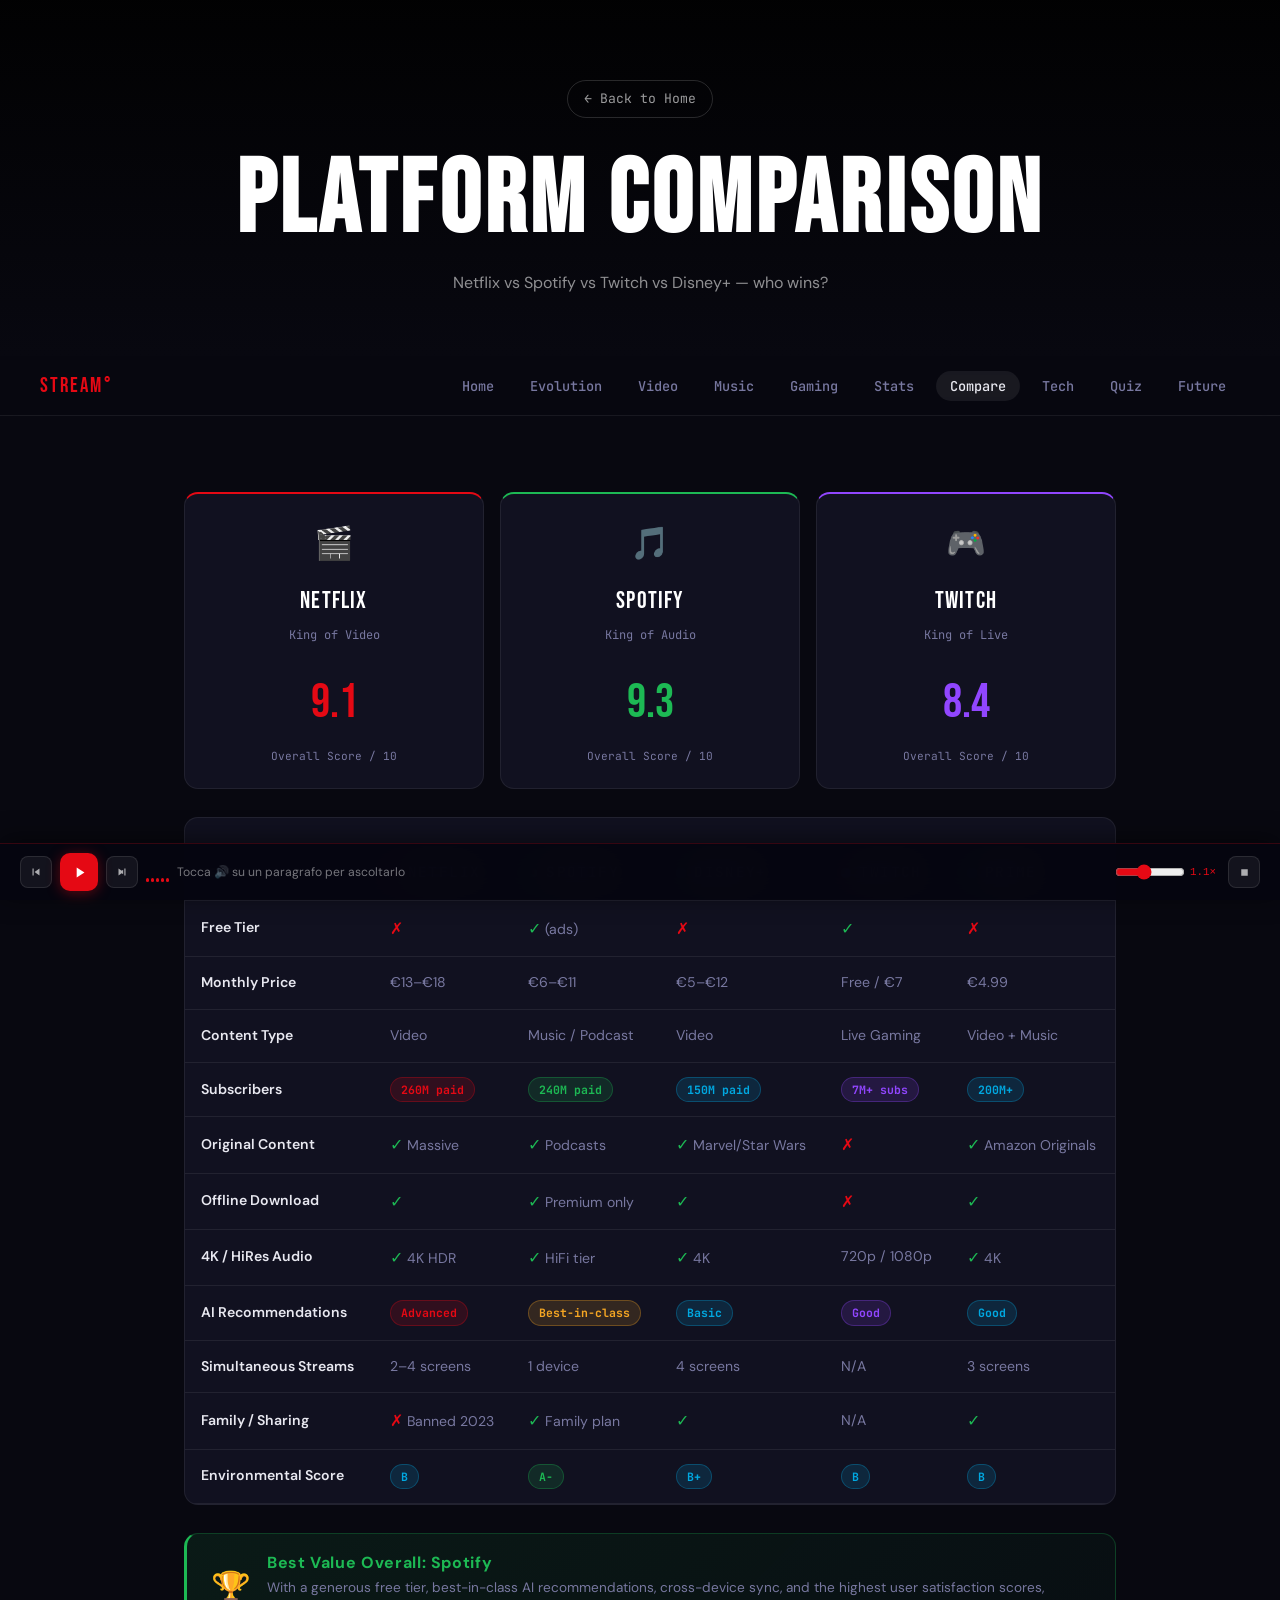
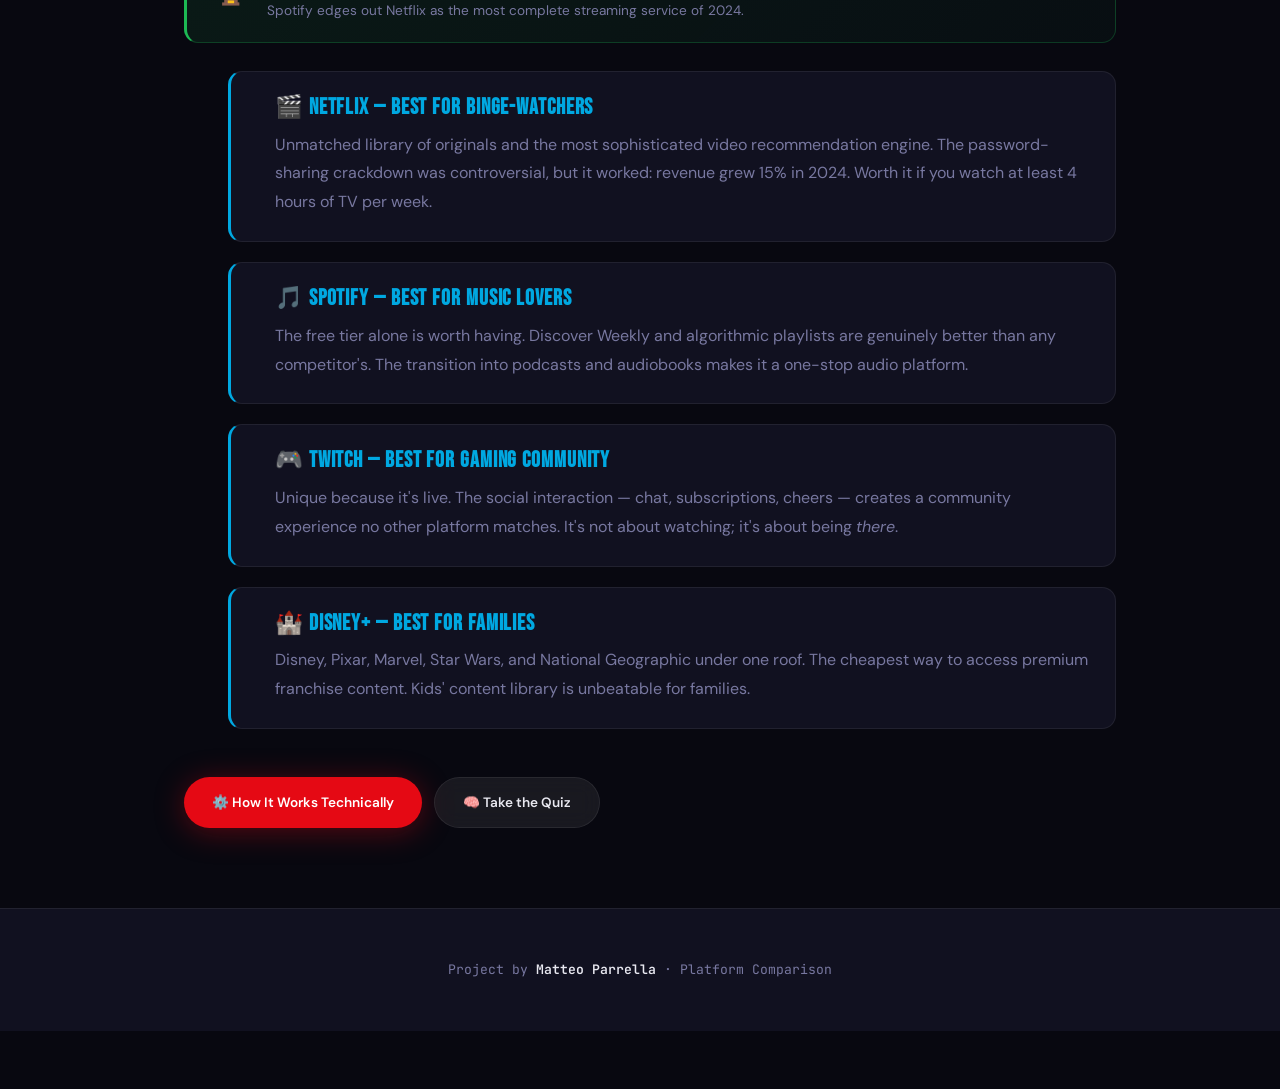
<file: SitoUfficiale/compare.html>
<!DOCTYPE html>
<html lang="en">
<head>
  <meta charset="UTF-8">
  <meta name="viewport" content="width=device-width, initial-scale=1.0">
  <title>Platform Comparison | Streaming Revolution</title>
  <link rel="stylesheet" href="https://cdnjs.cloudflare.com/ajax/libs/font-awesome/6.0.0/css/all.min.css">
  <link rel="stylesheet" href="style.css">
  <style>
    .compare-table { width:100%; border-collapse:collapse; margin-top:28px; font-size:0.88rem; }
    .compare-table th {
      background: var(--surface2);
      color: var(--text);
      padding: 14px 16px;
      text-align: left;
      font-family: var(--font-mono);
      font-size:0.72rem;
      letter-spacing:0.12em;
      text-transform:uppercase;
      border-bottom: 2px solid var(--border);
    }
    .compare-table th:first-child { color: var(--muted); }
    .compare-table td {
      padding: 14px 16px;
      border-bottom: 1px solid var(--border);
      color: var(--muted);
      vertical-align: middle;
    }
    .compare-table tr:hover td { background: rgba(255,255,255,0.025); }
    .compare-table td:first-child { color: var(--text); font-weight:600; }
    .platform-logo {
      display:inline-flex; align-items:center; gap:8px;
      font-weight:700; font-size:0.9rem;
    }
    .dot { width:10px; height:10px; border-radius:50%; display:inline-block; }
    .check { color:#1db954; font-size:1rem; }
    .cross { color:#e50914; font-size:1rem; }
    .badge {
      display:inline-block;
      padding: 2px 10px;
      border-radius:100px;
      font-size:0.72rem;
      font-weight:700;
      font-family:var(--font-mono);
    }
    .badge-green { background:rgba(29,185,84,0.15); color:#1db954; border:1px solid rgba(29,185,84,0.3); }
    .badge-red   { background:rgba(229,9,20,0.15);  color:#e50914; border:1px solid rgba(229,9,20,0.3); }
    .badge-blue  { background:rgba(0,168,225,0.15); color:#00a8e1; border:1px solid rgba(0,168,225,0.3); }
    .badge-purple{ background:rgba(145,70,255,0.15);color:#9146ff; border:1px solid rgba(145,70,255,0.3); }
    .badge-gold  { background:rgba(245,166,35,0.15);color:#f5a623; border:1px solid rgba(245,166,35,0.3); }

    .winner-banner {
      background: linear-gradient(135deg, rgba(29,185,84,0.1), rgba(29,185,84,0.04));
      border: 1px solid rgba(29,185,84,0.25);
      border-left: 3px solid #1db954;
      border-radius: var(--radius);
      padding: 20px 24px;
      margin: 28px 0;
      display:flex; align-items:center; gap:16px;
    }
    .winner-banner .trophy { font-size:2rem; }
    .winner-banner h4 { color:#1db954; margin-bottom:4px; font-family:var(--font-body); font-weight:700; }
    .winner-banner p  { color:var(--muted); font-size:0.85rem; margin:0; }

    .vs-grid {
      display: grid;
      grid-template-columns: 1fr 1fr 1fr;
      gap: 16px;
      margin: 28px 0;
    }
    .vs-card {
      background: var(--surface);
      border: 1px solid var(--border);
      border-radius: var(--radius);
      padding: 22px;
      text-align: center;
      transition: transform 0.3s, border-color 0.3s;
    }
    .vs-card:hover { transform: translateY(-4px); }
    .vs-card .vs-logo { font-size:2rem; margin-bottom:10px; }
    .vs-card .vs-name { font-family:var(--font-head); font-size:1.5rem; letter-spacing:0.05em; color:#fff; }
    .vs-card .vs-tagline { font-size:0.75rem; color:var(--muted); margin-top:4px; font-family:var(--font-mono); }
    .vs-card .vs-score { font-family:var(--font-head); font-size:3rem; margin:16px 0 4px; }
    .vs-card .vs-score-label { font-size:0.7rem; color:var(--muted); font-family:var(--font-mono); }
    @media(max-width:700px){ .vs-grid{grid-template-columns:1fr;} }
  </style>
</head>
<body class="theme-stats sub-page">

<header class="sub-page-header" style="background: linear-gradient(rgba(0,0,0,0.8),rgba(0,0,0,0.8)), url('https://images.unsplash.com/photo-1611532736597-de2d4265fba3?q=80&w=2074&auto=format&fit=crop') center/cover no-repeat;">
  <a href="index.html" class="back-btn">← Back to Home</a>
  <h1>Platform Comparison</h1>
  <p>Netflix vs Spotify vs Twitch vs Disney+ — who wins?</p>
</header>

<nav class="site-nav">
  <span class="nav-logo">STREAM°</span>
  <ul class="nav-links">
    <li><a href="index.html">Home</a></li>
    <li><a href="evolution.html">Evolution</a></li>
    <li><a href="video.html">Video</a></li>
    <li><a href="music.html">Music</a></li>
    <li><a href="gaming.html">Gaming</a></li>
    <li><a href="stats.html">Stats</a></li>
    <li><a href="compare.html" class="active">Compare</a></li>
    <li><a href="tech.html">Tech</a></li>
    <li><a href="quiz.html">Quiz</a></li>
    <li><a href="future.html">Future</a></li>
  </ul>
</nav>

<main class="detail-content" style="padding-top:48px; max-width:1000px;">

  <!-- OVERVIEW CARDS -->
  <div class="vs-grid">
    <div class="vs-card" style="border-top:2px solid #e50914;">
      <div class="vs-logo">🎬</div>
      <div class="vs-name">NETFLIX</div>
      <div class="vs-tagline">King of Video</div>
      <div class="vs-score" style="color:#e50914;">9.1</div>
      <div class="vs-score-label">Overall Score / 10</div>
    </div>
    <div class="vs-card" style="border-top:2px solid #1db954;">
      <div class="vs-logo">🎵</div>
      <div class="vs-name">SPOTIFY</div>
      <div class="vs-tagline">King of Audio</div>
      <div class="vs-score" style="color:#1db954;">9.3</div>
      <div class="vs-score-label">Overall Score / 10</div>
    </div>
    <div class="vs-card" style="border-top:2px solid #9146ff;">
      <div class="vs-logo">🎮</div>
      <div class="vs-name">TWITCH</div>
      <div class="vs-tagline">King of Live</div>
      <div class="vs-score" style="color:#9146ff;">8.4</div>
      <div class="vs-score-label">Overall Score / 10</div>
    </div>
  </div>

  <!-- FULL TABLE -->
  <div class="chart-container" style="overflow-x:auto; padding:0;">
    <table class="compare-table">
      <thead>
        <tr>
          <th>Feature</th>
          <th><span class="platform-logo"><span class="dot" style="background:#e50914;"></span>Netflix</span></th>
          <th><span class="platform-logo"><span class="dot" style="background:#1db954;"></span>Spotify</span></th>
          <th><span class="platform-logo"><span class="dot" style="background:#0063e5;"></span>Disney+</span></th>
          <th><span class="platform-logo"><span class="dot" style="background:#9146ff;"></span>Twitch</span></th>
          <th><span class="platform-logo"><span class="dot" style="background:#00a8e1;"></span>Prime</span></th>
        </tr>
      </thead>
      <tbody>
        <tr>
          <td>Free Tier</td>
          <td><span class="cross">✗</span></td>
          <td><span class="check">✓</span> (ads)</td>
          <td><span class="cross">✗</span></td>
          <td><span class="check">✓</span></td>
          <td><span class="cross">✗</span></td>
        </tr>
        <tr>
          <td>Monthly Price</td>
          <td>€13–€18</td>
          <td>€6–€11</td>
          <td>€5–€12</td>
          <td>Free / €7</td>
          <td>€4.99</td>
        </tr>
        <tr>
          <td>Content Type</td>
          <td>Video</td>
          <td>Music / Podcast</td>
          <td>Video</td>
          <td>Live Gaming</td>
          <td>Video + Music</td>
        </tr>
        <tr>
          <td>Subscribers</td>
          <td><span class="badge badge-red">260M paid</span></td>
          <td><span class="badge badge-green">240M paid</span></td>
          <td><span class="badge badge-blue">150M paid</span></td>
          <td><span class="badge badge-purple">7M+ subs</span></td>
          <td><span class="badge badge-blue">200M+</span></td>
        </tr>
        <tr>
          <td>Original Content</td>
          <td><span class="check">✓</span> Massive</td>
          <td><span class="check">✓</span> Podcasts</td>
          <td><span class="check">✓</span> Marvel/Star Wars</td>
          <td><span class="cross">✗</span></td>
          <td><span class="check">✓</span> Amazon Originals</td>
        </tr>
        <tr>
          <td>Offline Download</td>
          <td><span class="check">✓</span></td>
          <td><span class="check">✓</span> Premium only</td>
          <td><span class="check">✓</span></td>
          <td><span class="cross">✗</span></td>
          <td><span class="check">✓</span></td>
        </tr>
        <tr>
          <td>4K / HiRes Audio</td>
          <td><span class="check">✓</span> 4K HDR</td>
          <td><span class="check">✓</span> HiFi tier</td>
          <td><span class="check">✓</span> 4K</td>
          <td>720p / 1080p</td>
          <td><span class="check">✓</span> 4K</td>
        </tr>
        <tr>
          <td>AI Recommendations</td>
          <td><span class="badge badge-red">Advanced</span></td>
          <td><span class="badge badge-gold">Best-in-class</span></td>
          <td><span class="badge badge-blue">Basic</span></td>
          <td><span class="badge badge-purple">Good</span></td>
          <td><span class="badge badge-blue">Good</span></td>
        </tr>
        <tr>
          <td>Simultaneous Streams</td>
          <td>2–4 screens</td>
          <td>1 device</td>
          <td>4 screens</td>
          <td>N/A</td>
          <td>3 screens</td>
        </tr>
        <tr>
          <td>Family / Sharing</td>
          <td><span class="cross">✗</span> Banned 2023</td>
          <td><span class="check">✓</span> Family plan</td>
          <td><span class="check">✓</span></td>
          <td>N/A</td>
          <td><span class="check">✓</span></td>
        </tr>
        <tr>
          <td>Environmental Score</td>
          <td><span class="badge badge-blue">B</span></td>
          <td><span class="badge badge-green">A−</span></td>
          <td><span class="badge badge-blue">B+</span></td>
          <td><span class="badge badge-blue">B</span></td>
          <td><span class="badge badge-blue">B</span></td>
        </tr>
      </tbody>
    </table>
  </div>

  <!-- WINNER BANNER -->
  <div class="winner-banner">
    <div class="trophy">🏆</div>
    <div>
      <h4>Best Value Overall: Spotify</h4>
      <p>With a generous free tier, best-in-class AI recommendations, cross-device sync, and the highest user satisfaction scores, Spotify edges out Netflix as the most complete streaming service of 2024.</p>
    </div>
  </div>

  <!-- QUICK VERDICTS -->
  <section class="deep-dive">
    <div class="article-section">
      <h3>🎬 Netflix — Best for Binge-Watchers</h3>
      <p>Unmatched library of originals and the most sophisticated video recommendation engine. The password-sharing crackdown was controversial, but it worked: revenue grew 15% in 2024. Worth it if you watch at least 4 hours of TV per week.</p>
    </div>
    <div class="article-section">
      <h3>🎵 Spotify — Best for Music Lovers</h3>
      <p>The free tier alone is worth having. Discover Weekly and algorithmic playlists are genuinely better than any competitor's. The transition into podcasts and audiobooks makes it a one-stop audio platform.</p>
    </div>
    <div class="article-section">
      <h3>🎮 Twitch — Best for Gaming Community</h3>
      <p>Unique because it's live. The social interaction — chat, subscriptions, cheers — creates a community experience no other platform matches. It's not about watching; it's about being <em>there</em>.</p>
    </div>
    <div class="article-section">
      <h3>🏰 Disney+ — Best for Families</h3>
      <p>Disney, Pixar, Marvel, Star Wars, and National Geographic under one roof. The cheapest way to access premium franchise content. Kids' content library is unbeatable for families.</p>
    </div>
  </section>

  <div style="margin-top:32px; display:flex; gap:12px; flex-wrap:wrap;">
    <a href="tech.html" class="btn btn-primary" style="font-size:0.85rem;">⚙️ How It Works Technically</a>
    <a href="quiz.html" class="btn btn-ghost" style="font-size:0.85rem;">🧠 Take the Quiz</a>
  </div>

</main>

<footer class="main-footer">
  <p>Project by <strong>Matteo Parrella</strong> · Platform Comparison</p>
</footer>
<script src="audio-reader.js"></script>
</body>
</html>
</file>
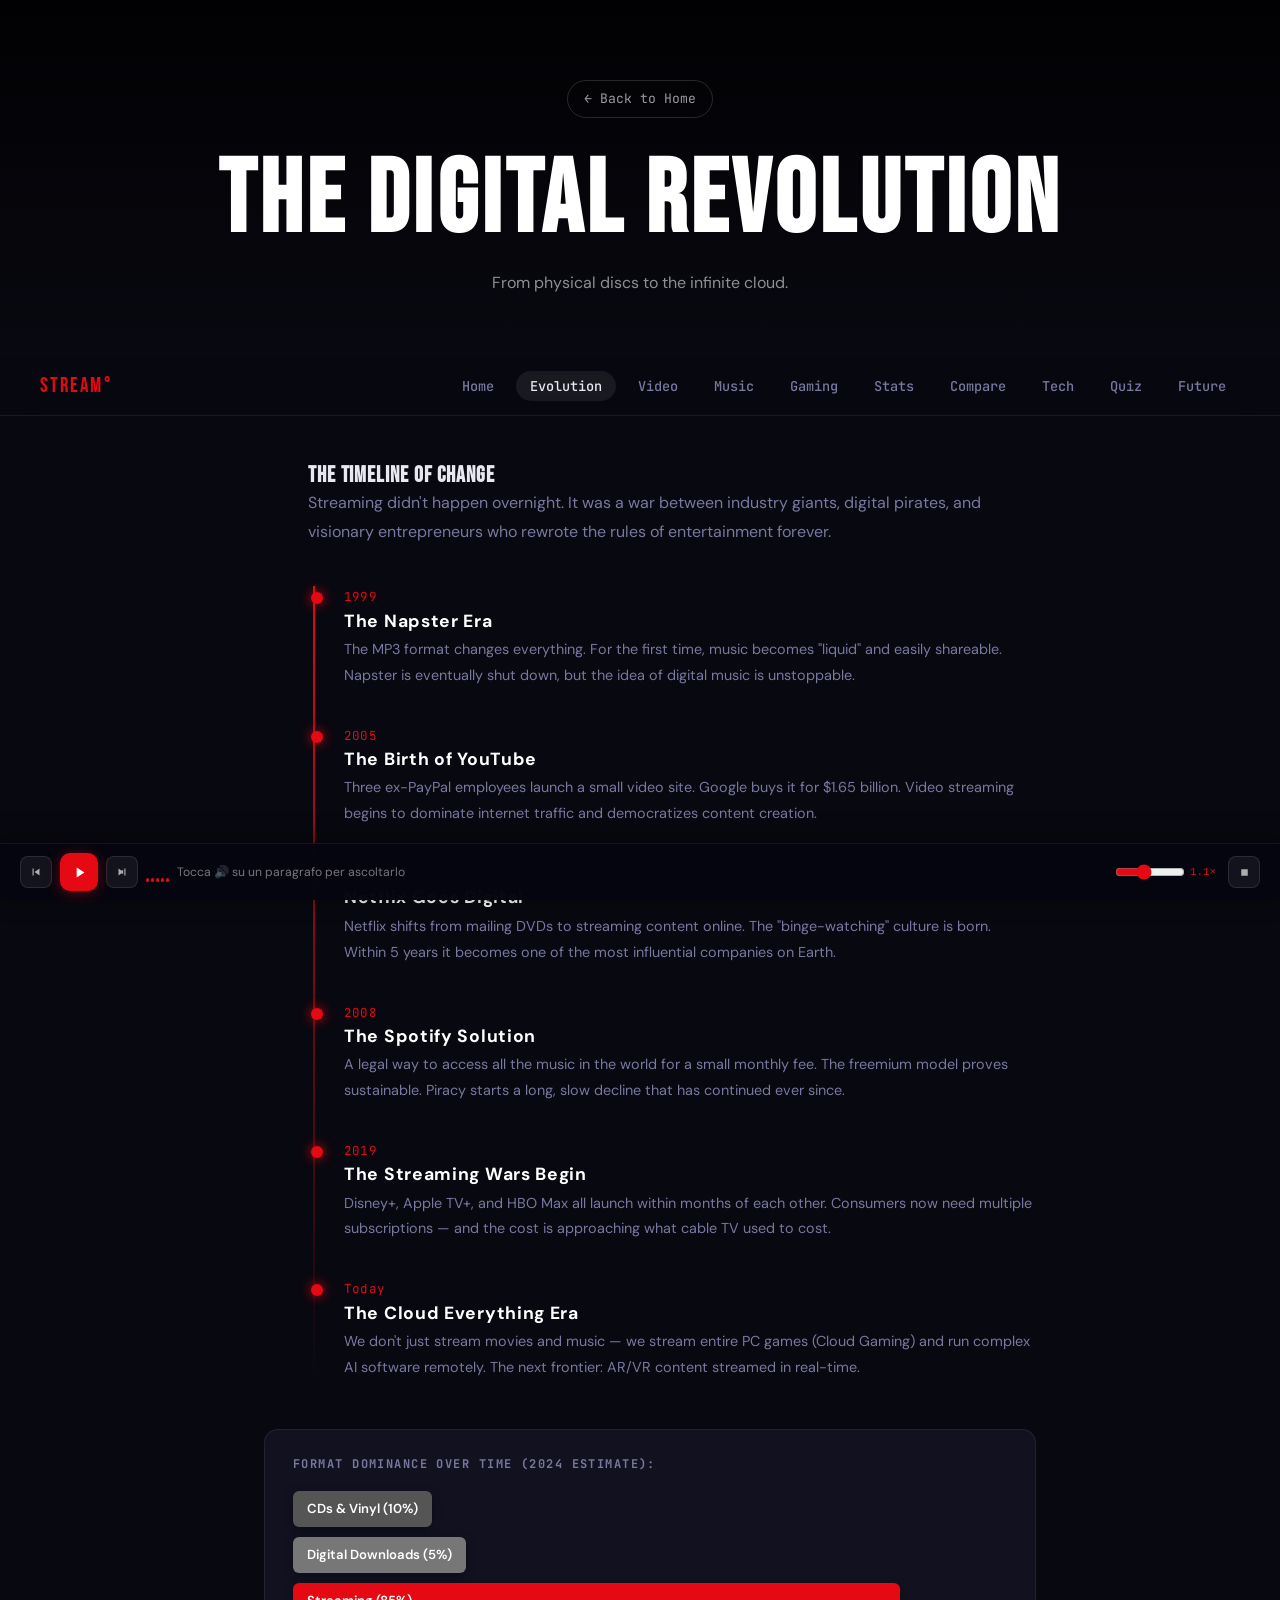
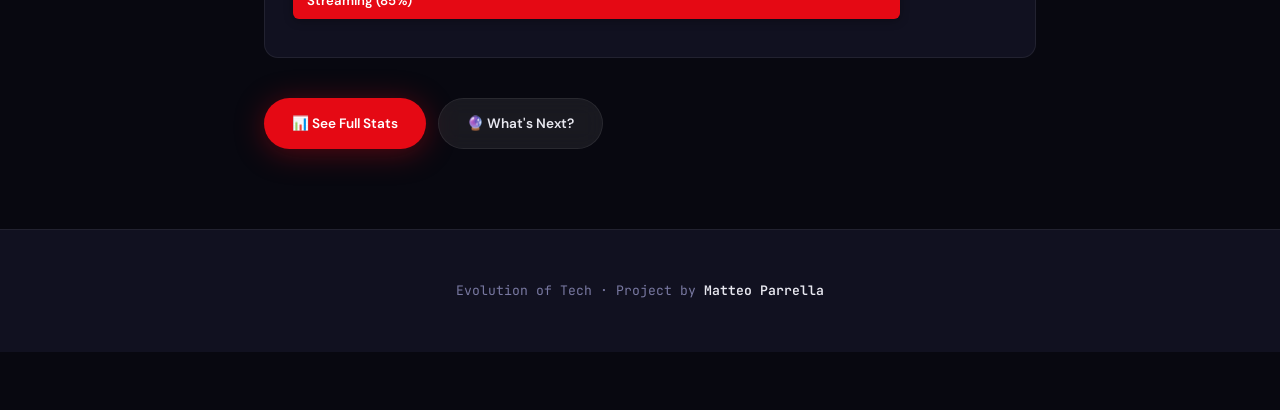
<file: SitoUfficiale/evolution.html>
<!DOCTYPE html>
<html lang="en">
<head>
  <meta charset="UTF-8">
  <meta name="viewport" content="width=device-width, initial-scale=1.0">
  <title>The Evolution of Streaming</title>
  <link rel="stylesheet" href="https://cdnjs.cloudflare.com/ajax/libs/font-awesome/6.0.0/css/all.min.css">
  <link rel="stylesheet" href="style.css">
</head>
<body class="theme-video sub-page">

<header class="sub-page-header" style="background: linear-gradient(rgba(0,0,0,0.7),rgba(0,0,0,0.7)), url('https://images.unsplash.com/photo-1516280440614-37939bbacd81?q=80&w=2070&auto=format&fit=crop') center/cover no-repeat;">
  <a href="index.html" class="back-btn">← Back to Home</a>
  <h1>The Digital Revolution</h1>
  <p>From physical discs to the infinite cloud.</p>
</header>

<nav class="site-nav">
  <span class="nav-logo">STREAM°</span>
  <ul class="nav-links">
    <li><a href="index.html">Home</a></li>
    <li><a href="evolution.html" class="active">Evolution</a></li>
    <li><a href="video.html">Video</a></li>
    <li><a href="music.html">Music</a></li>
    <li><a href="gaming.html">Gaming</a></li>
    <li><a href="stats.html">Stats</a></li>
    <li><a href="compare.html">Compare</a></li>
    <li><a href="tech.html">Tech</a></li>
    <li><a href="quiz.html">Quiz</a></li>
    <li><a href="future.html">Future</a></li>
  </ul>
</nav>

<main class="detail-content" style="padding-top:48px;">

  <section class="deep-dive">
    <h3>The Timeline of Change</h3>
    <p>Streaming didn't happen overnight. It was a war between industry giants, digital pirates, and visionary entrepreneurs who rewrote the rules of entertainment forever.</p>

    <div class="history-timeline">
      <div class="timeline-item">
        <span class="year">1999</span>
        <h4>The Napster Era</h4>
        <p>The MP3 format changes everything. For the first time, music becomes "liquid" and easily shareable. Napster is eventually shut down, but the idea of digital music is unstoppable.</p>
      </div>
      <div class="timeline-item">
        <span class="year">2005</span>
        <h4>The Birth of YouTube</h4>
        <p>Three ex-PayPal employees launch a small video site. Google buys it for $1.65 billion. Video streaming begins to dominate internet traffic and democratizes content creation.</p>
      </div>
      <div class="timeline-item">
        <span class="year">2007</span>
        <h4>Netflix Goes Digital</h4>
        <p>Netflix shifts from mailing DVDs to streaming content online. The "binge-watching" culture is born. Within 5 years it becomes one of the most influential companies on Earth.</p>
      </div>
      <div class="timeline-item">
        <span class="year">2008</span>
        <h4>The Spotify Solution</h4>
        <p>A legal way to access all the music in the world for a small monthly fee. The freemium model proves sustainable. Piracy starts a long, slow decline that has continued ever since.</p>
      </div>
      <div class="timeline-item">
        <span class="year">2019</span>
        <h4>The Streaming Wars Begin</h4>
        <p>Disney+, Apple TV+, and HBO Max all launch within months of each other. Consumers now need multiple subscriptions — and the cost is approaching what cable TV used to cost.</p>
      </div>
      <div class="timeline-item">
        <span class="year">Today</span>
        <h4>The Cloud Everything Era</h4>
        <p>We don't just stream movies and music — we stream entire PC games (Cloud Gaming) and run complex AI software remotely. The next frontier: AR/VR content streamed in real-time.</p>
      </div>
    </div>
  </section>

  <div class="chart-container">
    <h4>Format Dominance Over Time (2024 estimate):</h4>
    <div class="bar" style="width:10%; background:#555;">CDs & Vinyl (10%)</div>
    <div class="bar" style="width:5%; background:#777;">Digital Downloads (5%)</div>
    <div class="bar" style="width:85%; background:var(--accent);">Streaming (85%)</div>
  </div>

  <div style="margin-top:40px; display:flex; gap:12px; flex-wrap:wrap;">
    <a href="stats.html" class="btn btn-primary" style="font-size:0.85rem;">📊 See Full Stats</a>
    <a href="future.html" class="btn btn-ghost" style="font-size:0.85rem;">🔮 What's Next?</a>
  </div>

</main>

<footer class="main-footer">
  <p>Evolution of Tech · Project by <strong>Matteo Parrella</strong></p>
</footer>

<script src="audio-reader.js"></script>
</body>
</html>
</file>
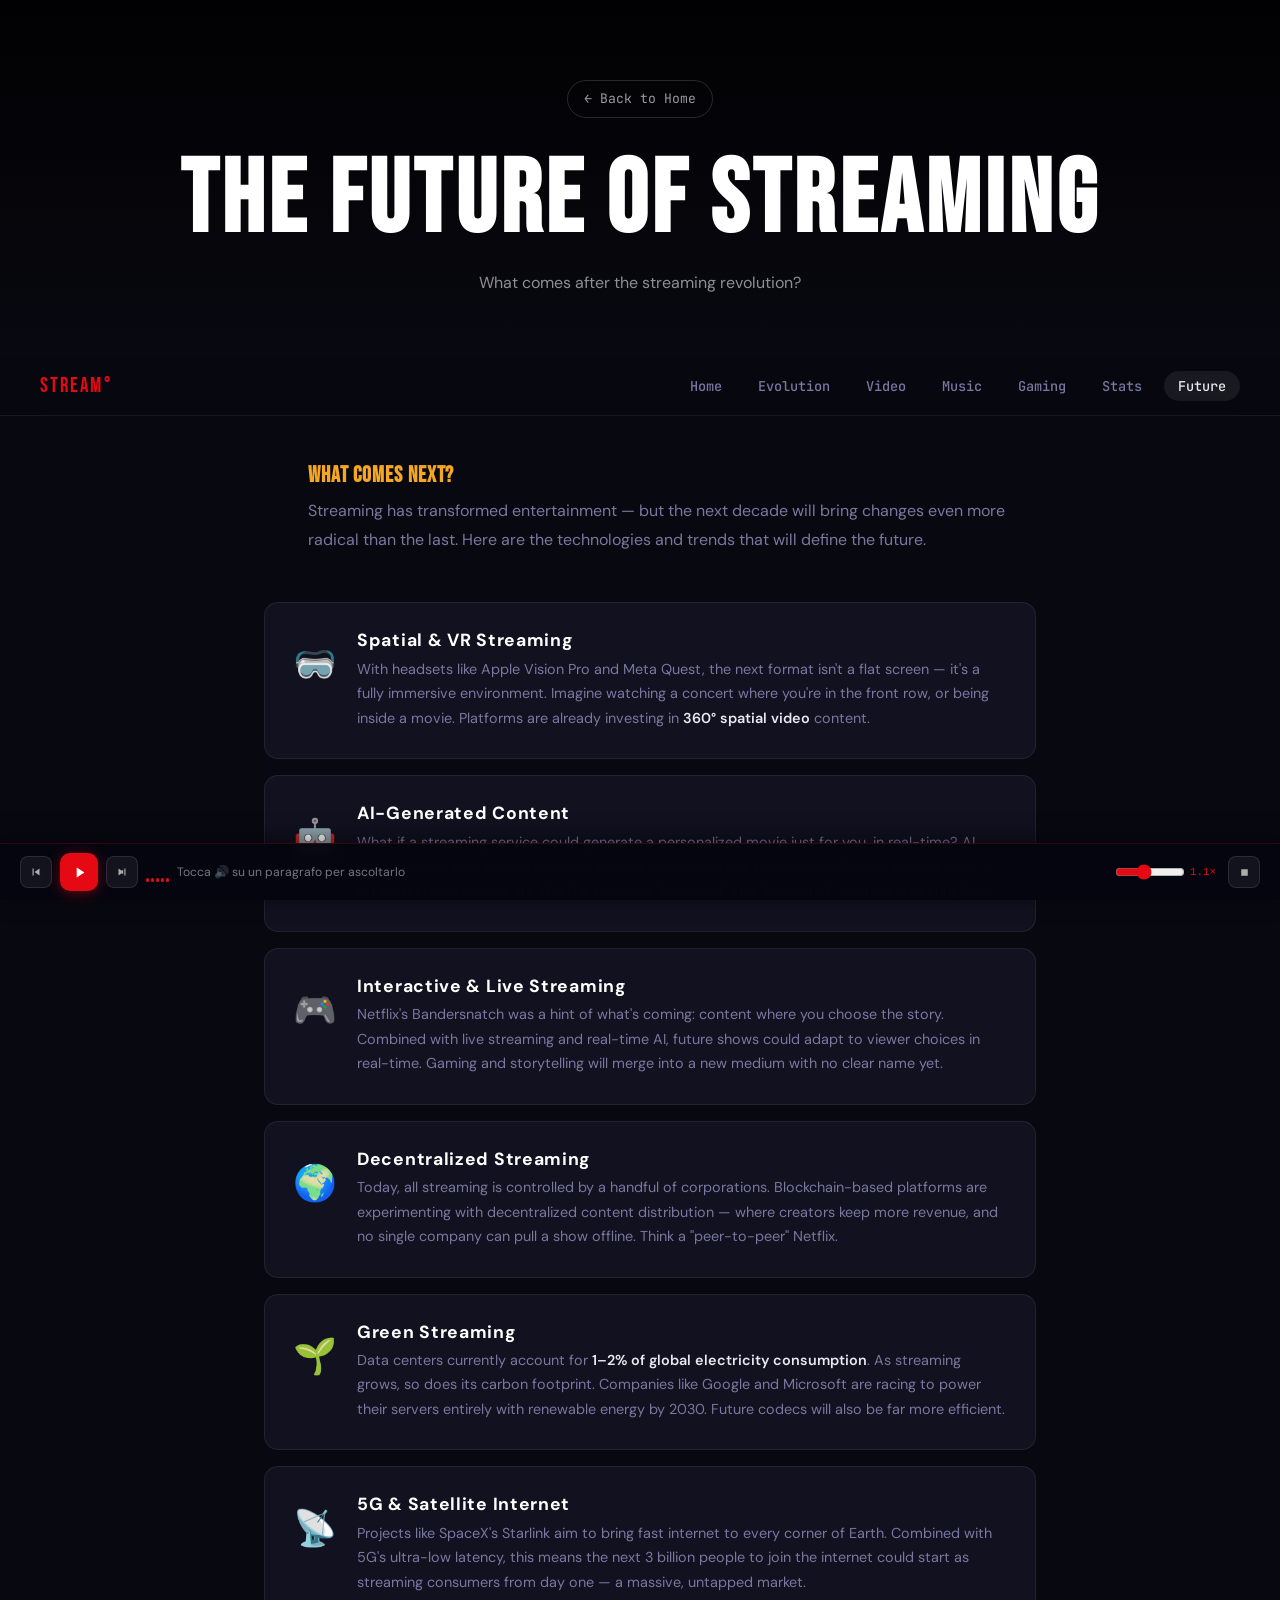
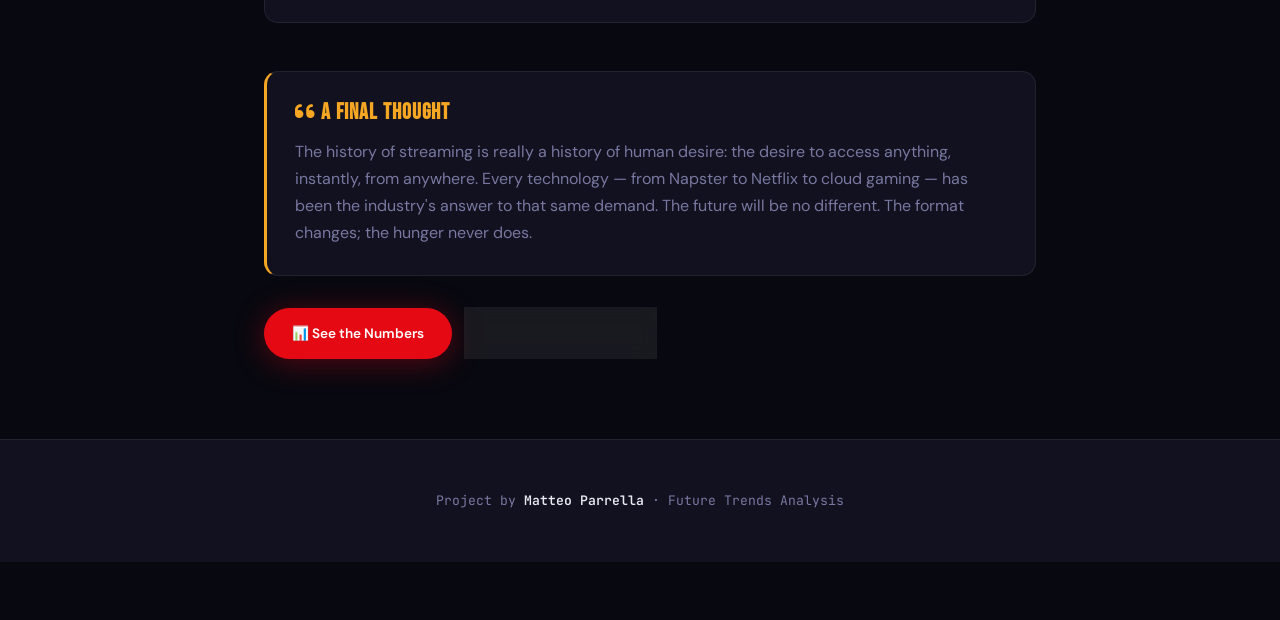
<file: SitoUfficiale/future.html>
<!DOCTYPE html>
<html lang="en">
<head>
  <meta charset="UTF-8">
  <meta name="viewport" content="width=device-width, initial-scale=1.0">
  <title>The Future of Streaming</title>
  <link rel="stylesheet" href="https://cdnjs.cloudflare.com/ajax/libs/font-awesome/6.0.0/css/all.min.css">
  <link rel="stylesheet" href="style.css">
</head>
<body class="theme-future sub-page">

<header class="sub-page-header" style="background: linear-gradient(rgba(0,0,0,0.75),rgba(0,0,0,0.75)), url('https://images.unsplash.com/photo-1620712943543-bcc4688e7485?q=80&w=2070&auto=format&fit=crop') center/cover no-repeat;">
  <a href="index.html" class="back-btn">← Back to Home</a>
  <h1>The Future of Streaming</h1>
  <p>What comes after the streaming revolution?</p>
</header>

<nav class="site-nav">
  <span class="nav-logo">STREAM°</span>
  <ul class="nav-links">
    <li><a href="index.html">Home</a></li>
    <li><a href="evolution.html">Evolution</a></li>
    <li><a href="video.html">Video</a></li>
    <li><a href="music.html">Music</a></li>
    <li><a href="gaming.html">Gaming</a></li>
    <li><a href="stats.html">Stats</a></li>
    <li><a href="future.html" class="active">Future</a></li>
  </ul>
</nav>

<main class="detail-content" style="padding-top:48px;">

  <section class="deep-dive">
    <h3 style="color:var(--page-color); margin-bottom:8px;">What Comes Next?</h3>
    <p>Streaming has transformed entertainment — but the next decade will bring changes even more radical than the last. Here are the technologies and trends that will define the future.</p>
  </section>

  <!-- FUTURE CARDS -->
  <div class="future-card">
    <div class="future-icon">🥽</div>
    <div>
      <h4>Spatial & VR Streaming</h4>
      <p>With headsets like Apple Vision Pro and Meta Quest, the next format isn't a flat screen — it's a fully immersive environment. Imagine watching a concert where you're in the front row, or being inside a movie. Platforms are already investing in <strong>360° spatial video</strong> content.</p>
    </div>
  </div>

  <div class="future-card">
    <div class="future-icon">🤖</div>
    <div>
      <h4>AI-Generated Content</h4>
      <p>What if a streaming service could generate a personalized movie just for you, in real-time? AI tools like Sora and generative video models are making this plausible. Netflix has already used AI for certain background art. The line between "streamed" and "generated" content is blurring fast.</p>
    </div>
  </div>

  <div class="future-card">
    <div class="future-icon">🎮</div>
    <div>
      <h4>Interactive & Live Streaming</h4>
      <p>Netflix's Bandersnatch was a hint of what's coming: content where you choose the story. Combined with live streaming and real-time AI, future shows could adapt to viewer choices in real-time. Gaming and storytelling will merge into a new medium with no clear name yet.</p>
    </div>
  </div>

  <div class="future-card">
    <div class="future-icon">🌍</div>
    <div>
      <h4>Decentralized Streaming</h4>
      <p>Today, all streaming is controlled by a handful of corporations. Blockchain-based platforms are experimenting with decentralized content distribution — where creators keep more revenue, and no single company can pull a show offline. Think a "peer-to-peer" Netflix.</p>
    </div>
  </div>

  <div class="future-card">
    <div class="future-icon">🌱</div>
    <div>
      <h4>Green Streaming</h4>
      <p>Data centers currently account for <strong>1–2% of global electricity consumption</strong>. As streaming grows, so does its carbon footprint. Companies like Google and Microsoft are racing to power their servers entirely with renewable energy by 2030. Future codecs will also be far more efficient.</p>
    </div>
  </div>

  <div class="future-card">
    <div class="future-icon">📡</div>
    <div>
      <h4>5G & Satellite Internet</h4>
      <p>Projects like SpaceX's Starlink aim to bring fast internet to every corner of Earth. Combined with 5G's ultra-low latency, this means the next 3 billion people to join the internet could start as streaming consumers from day one — a massive, untapped market.</p>
    </div>
  </div>

  <section style="margin-top:48px; background:var(--surface); border:1px solid var(--border); border-left:3px solid var(--page-color); border-radius:var(--radius); padding:28px;">
    <h3 style="color:var(--page-color); margin-bottom:12px;"><i class="fas fa-quote-left"></i> A Final Thought</h3>
    <p>The history of streaming is really a history of human desire: the desire to access anything, instantly, from anywhere. Every technology — from Napster to Netflix to cloud gaming — has been the industry's answer to that same demand. The future will be no different. The format changes; the hunger never does.</p>
  </section>

  <div style="margin-top:32px; display:flex; gap:12px; flex-wrap:wrap;">
    <a href="stats.html" class="btn btn-primary" style="font-size:0.85rem;">📊 See the Numbers</a>
    <a href="evolution.html" class="btn btn-ghost" style="font-size:0.85rem;">📅 How We Got Here</a>
  </div>

</main>

<footer class="main-footer">
  <p>Project by <strong>Matteo Parrella</strong> · Future Trends Analysis</p>
</footer>

<script src="audio-reader.js"></script>
</body>
</html>
</file>
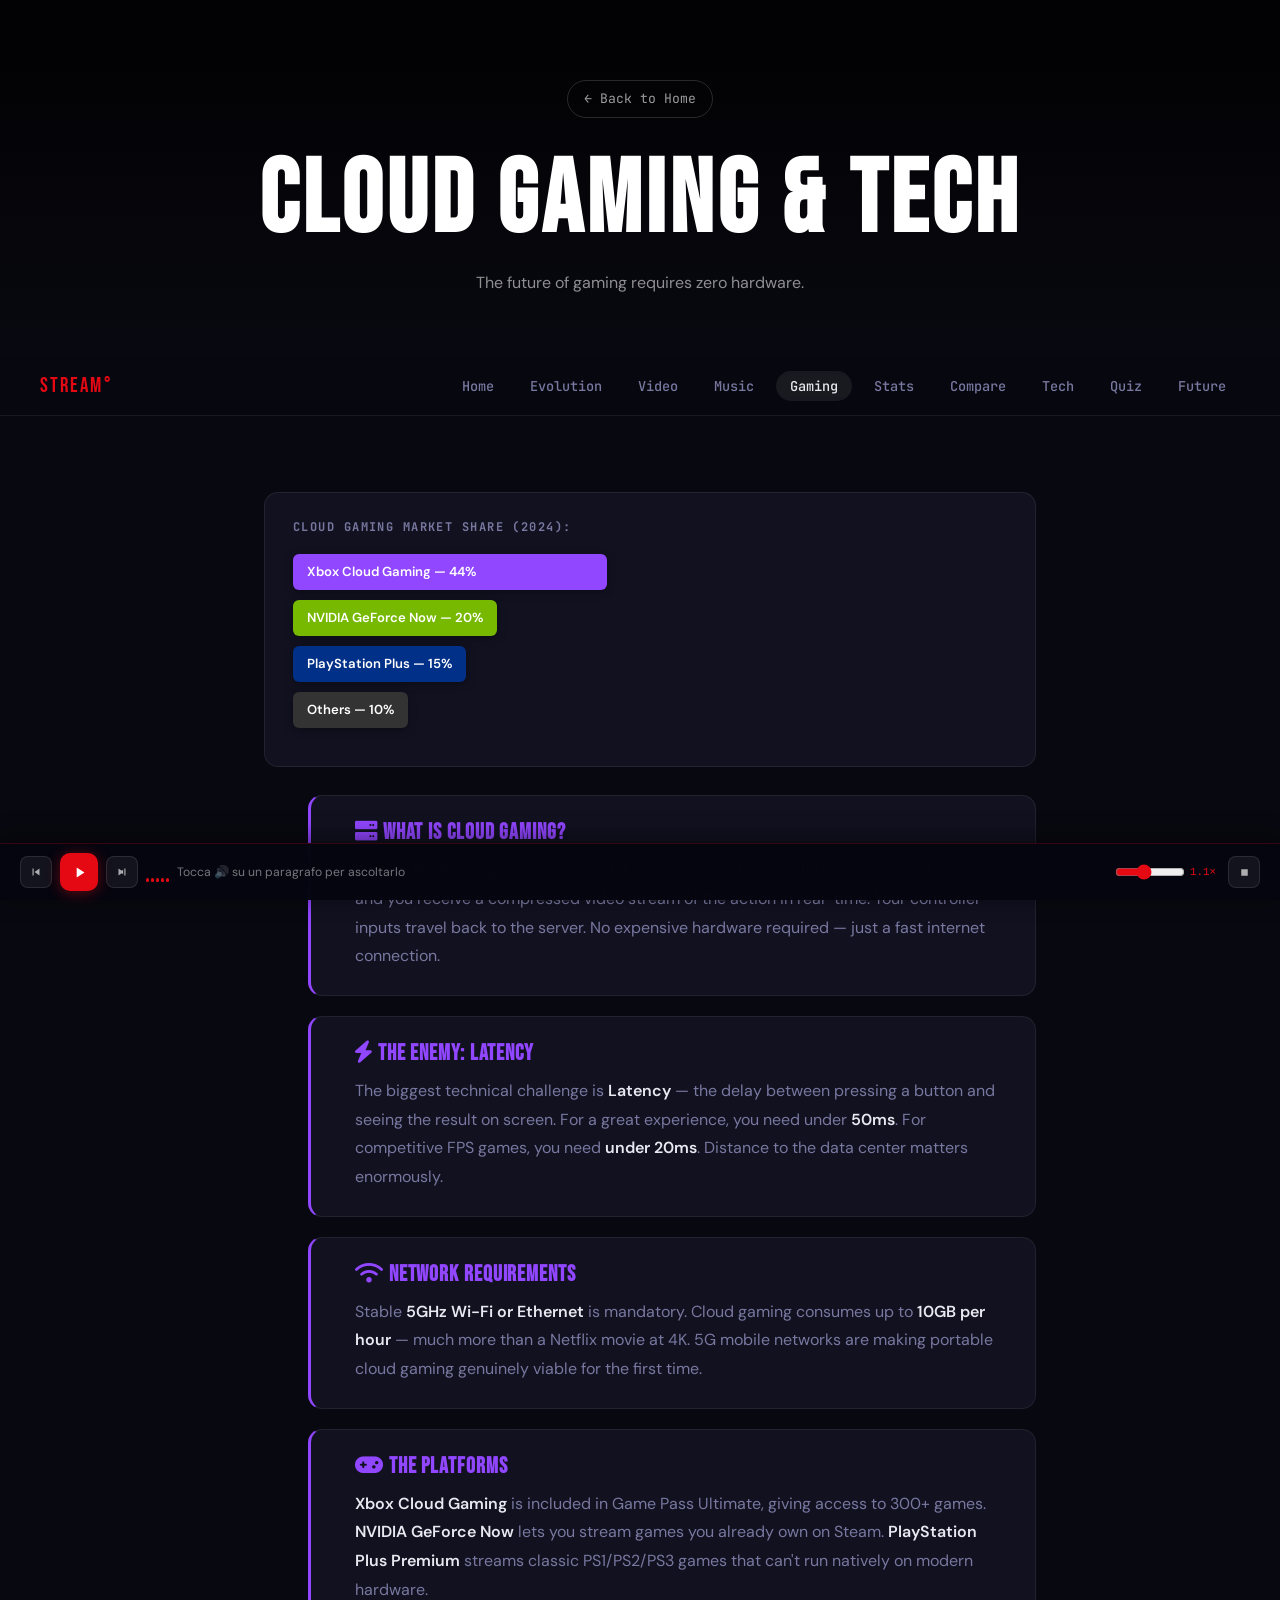
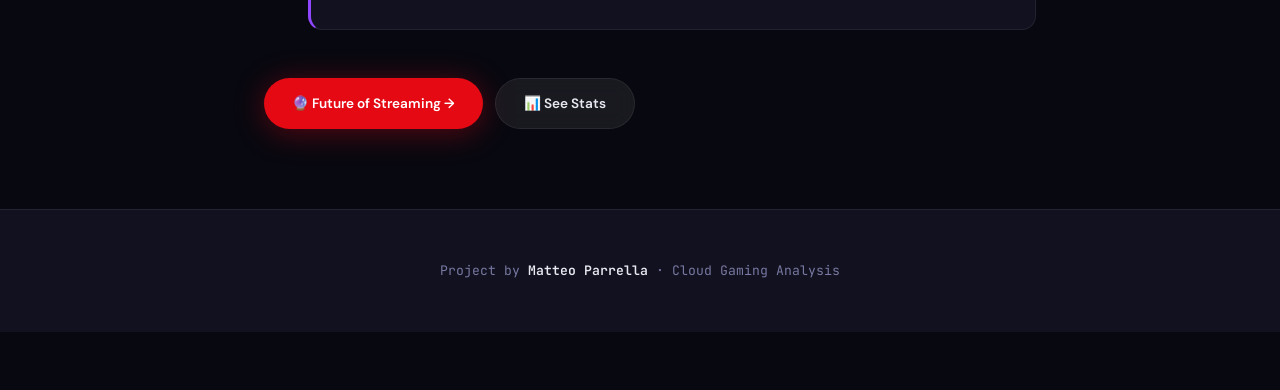
<file: SitoUfficiale/gaming.html>
<!DOCTYPE html>
<html lang="en">
<head>
  <meta charset="UTF-8">
  <meta name="viewport" content="width=device-width, initial-scale=1.0">
  <title>Cloud Gaming Deep Dive</title>
  <link rel="stylesheet" href="style.css">
  <link rel="stylesheet" href="https://cdnjs.cloudflare.com/ajax/libs/font-awesome/6.0.0/css/all.min.css">
</head>
<body class="theme-gaming sub-page">

<header class="sub-page-header" style="background: linear-gradient(rgba(0,0,0,0.75),rgba(0,0,0,0.75)), url('https://images.unsplash.com/photo-1542751371-adc38448a05e?q=80&w=2070&auto=format&fit=crop') center/cover no-repeat;">
  <a href="index.html" class="back-btn">← Back to Home</a>
  <h1>Cloud Gaming & Tech</h1>
  <p>The future of gaming requires zero hardware.</p>
</header>

<nav class="site-nav">
  <span class="nav-logo">STREAM°</span>
  <ul class="nav-links">
    <li><a href="index.html">Home</a></li>
    <li><a href="evolution.html">Evolution</a></li>
    <li><a href="video.html">Video</a></li>
    <li><a href="music.html">Music</a></li>
    <li><a href="gaming.html" class="active">Gaming</a></li>
    <li><a href="stats.html">Stats</a></li>
    <li><a href="compare.html">Compare</a></li>
    <li><a href="tech.html">Tech</a></li>
    <li><a href="quiz.html">Quiz</a></li>
    <li><a href="future.html">Future</a></li>
  </ul>
</nav>

<main class="detail-content" style="padding-top:48px;">

  <div class="chart-container">
    <h4>Cloud Gaming Market Share (2024):</h4>
    <div class="bar" style="width:44%; background:#9146FF;">Xbox Cloud Gaming — 44%</div>
    <div class="bar" style="width:20%; background:#76b900;">NVIDIA GeForce Now — 20%</div>
    <div class="bar" style="width:15%; background:#003087;">PlayStation Plus — 15%</div>
    <div class="bar" style="width:10%; background:#333;">Others — 10%</div>
  </div>

  <section class="deep-dive">
    <div class="article-section">
      <h3><i class="fas fa-server"></i> What is Cloud Gaming?</h3>
      <p>It's like "Netflix for games." A powerful computer in a remote data center runs the game, and you receive a compressed video stream of the action in real-time. Your controller inputs travel back to the server. No expensive hardware required — just a fast internet connection.</p>
    </div>

    <div class="article-section">
      <h3><i class="fas fa-bolt"></i> The Enemy: Latency</h3>
      <p>The biggest technical challenge is <strong>Latency</strong> — the delay between pressing a button and seeing the result on screen. For a great experience, you need under <strong>50ms</strong>. For competitive FPS games, you need <strong>under 20ms</strong>. Distance to the data center matters enormously.</p>
    </div>

    <div class="article-section">
      <h3><i class="fas fa-wifi"></i> Network Requirements</h3>
      <p>Stable <strong>5GHz Wi-Fi or Ethernet</strong> is mandatory. Cloud gaming consumes up to <strong>10GB per hour</strong> — much more than a Netflix movie at 4K. 5G mobile networks are making portable cloud gaming genuinely viable for the first time.</p>
    </div>

    <div class="article-section">
      <h3><i class="fas fa-gamepad"></i> The Platforms</h3>
      <p><strong>Xbox Cloud Gaming</strong> is included in Game Pass Ultimate, giving access to 300+ games. <strong>NVIDIA GeForce Now</strong> lets you stream games you already own on Steam. <strong>PlayStation Plus Premium</strong> streams classic PS1/PS2/PS3 games that can't run natively on modern hardware.</p>
    </div>
  </section>

  <div style="margin-top:32px; display:flex; gap:12px; flex-wrap:wrap;">
    <a href="future.html" class="btn btn-primary" style="font-size:0.85rem;">🔮 Future of Streaming →</a>
    <a href="stats.html" class="btn btn-ghost" style="font-size:0.85rem;">📊 See Stats</a>
  </div>

</main>

<footer class="main-footer">
  <p>Project by <strong>Matteo Parrella</strong> · Cloud Gaming Analysis</p>
</footer>

<script src="audio-reader.js"></script>
</body>
</html>
</file>
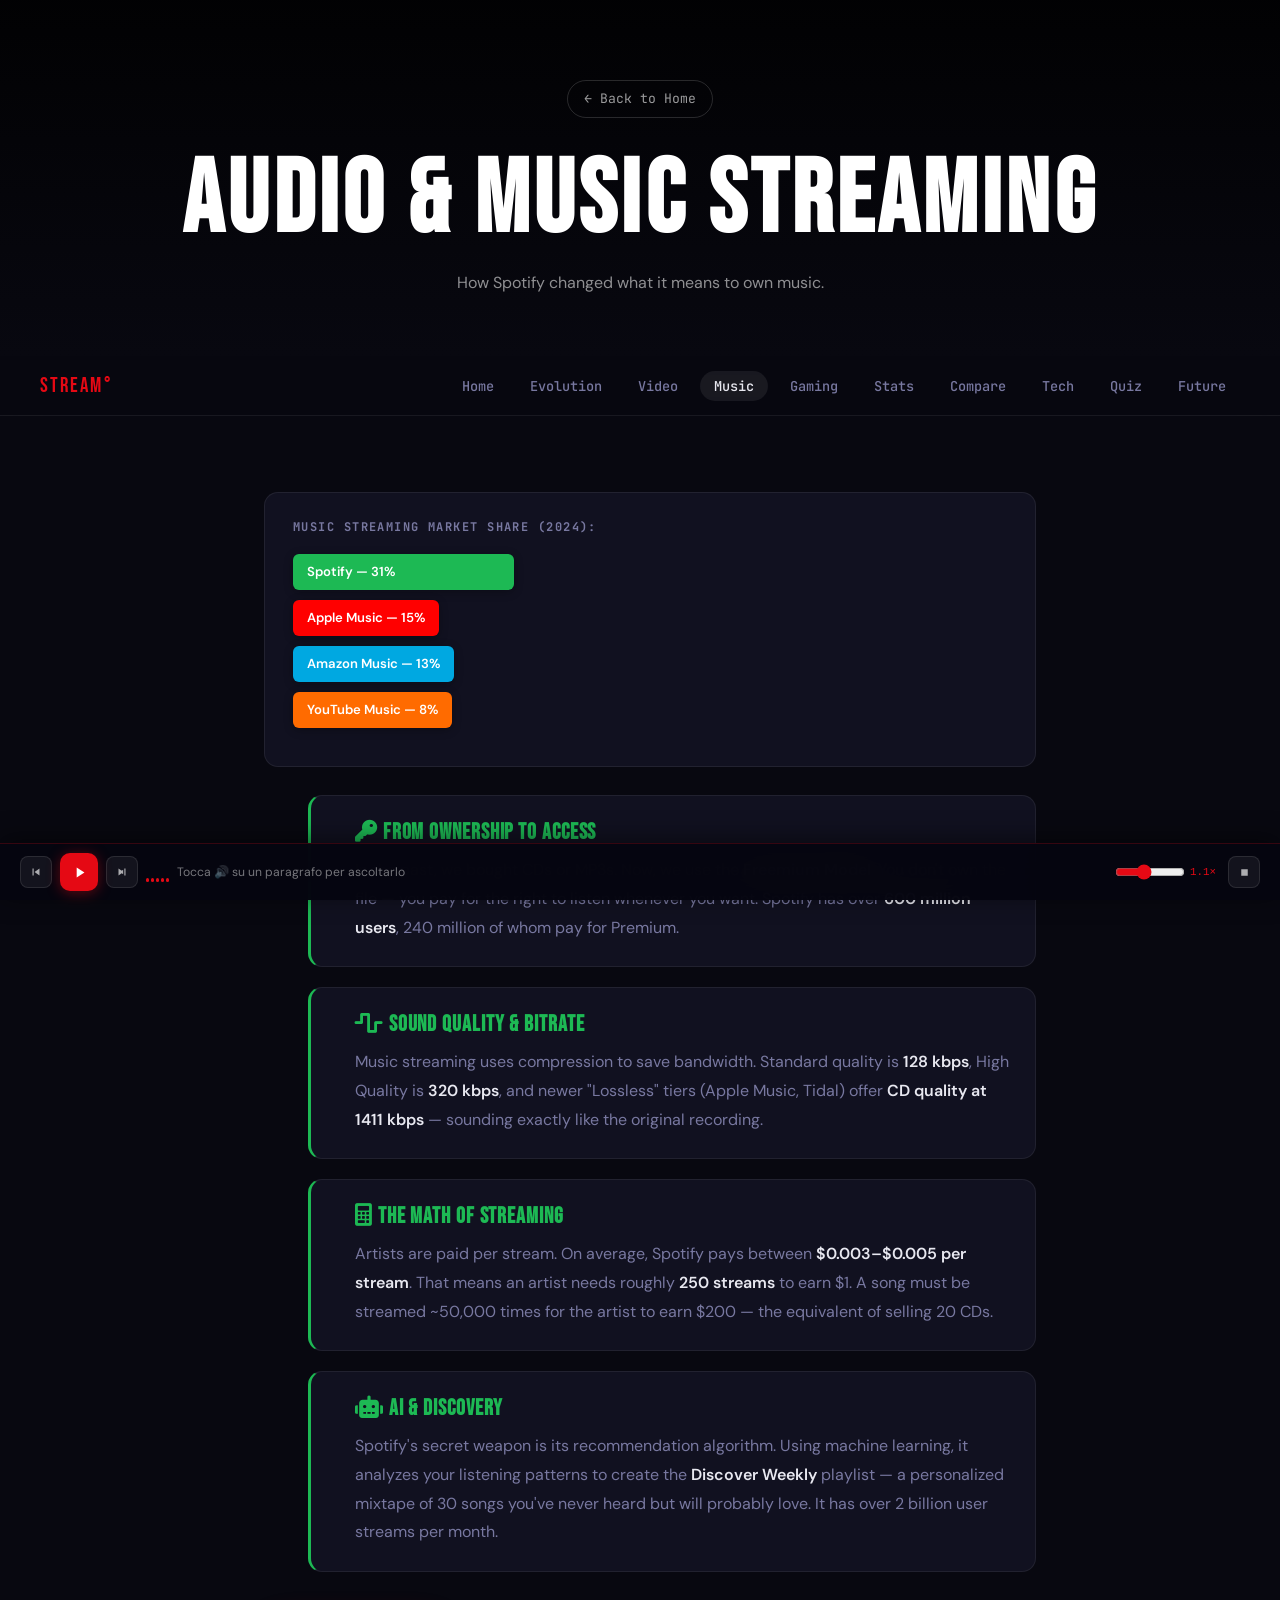
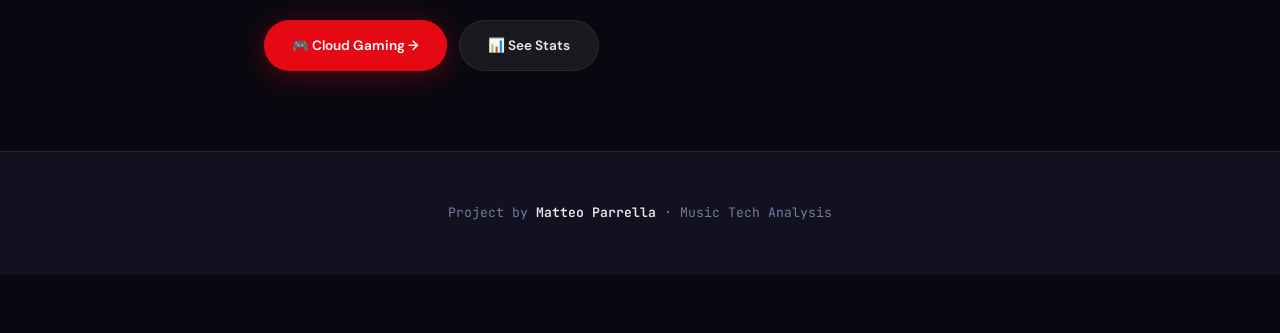
<file: SitoUfficiale/music.html>
<!DOCTYPE html>
<html lang="en">
<head>
  <meta charset="UTF-8">
  <meta name="viewport" content="width=device-width, initial-scale=1.0">
  <title>Music Streaming Deep Dive</title>
  <link rel="stylesheet" href="https://cdnjs.cloudflare.com/ajax/libs/font-awesome/6.0.0/css/all.min.css">
  <link rel="stylesheet" href="style.css">
</head>
<body class="theme-music sub-page">

<header class="sub-page-header" style="background: linear-gradient(rgba(0,0,0,0.75),rgba(0,0,0,0.75)), url('https://images.unsplash.com/photo-1511671782779-c97d3d27a1d4?q=80&w=2070&auto=format&fit=crop') center/cover no-repeat;">
  <a href="index.html" class="back-btn">← Back to Home</a>
  <h1>Audio & Music Streaming</h1>
  <p>How Spotify changed what it means to own music.</p>
</header>

<nav class="site-nav">
  <span class="nav-logo">STREAM°</span>
  <ul class="nav-links">
    <li><a href="index.html">Home</a></li>
    <li><a href="evolution.html">Evolution</a></li>
    <li><a href="video.html">Video</a></li>
    <li><a href="music.html" class="active">Music</a></li>
    <li><a href="gaming.html">Gaming</a></li>
    <li><a href="stats.html">Stats</a></li>
    <li><a href="compare.html">Compare</a></li>
    <li><a href="tech.html">Tech</a></li>
    <li><a href="quiz.html">Quiz</a></li>
    <li><a href="future.html">Future</a></li>
  </ul>
</nav>

<main class="detail-content" style="padding-top:48px;">

  <div class="chart-container">
    <h4>Music Streaming Market Share (2024):</h4>
    <div class="bar" style="width:31%; background:#1DB954;">Spotify — 31%</div>
    <div class="bar" style="width:15%; background:#ff0000;">Apple Music — 15%</div>
    <div class="bar" style="width:13%; background:#00a8e1;">Amazon Music — 13%</div>
    <div class="bar" style="width:8%; background:#ff6b00;">YouTube Music — 8%</div>
  </div>

  <section class="deep-dive">
    <div class="article-section">
      <h3><i class="fas fa-key"></i> From Ownership to Access</h3>
      <p>In the past, we bought CDs or MP3s. Now, we use the <strong>Freemium Model</strong>. You don't own the file — you pay for the right to listen whenever you want. Spotify has over <strong>600 million users</strong>, 240 million of whom pay for Premium.</p>
    </div>

    <div class="article-section">
      <h3><i class="fas fa-wave-square"></i> Sound Quality & Bitrate</h3>
      <p>Music streaming uses compression to save bandwidth. Standard quality is <strong>128 kbps</strong>, High Quality is <strong>320 kbps</strong>, and newer "Lossless" tiers (Apple Music, Tidal) offer <strong>CD quality at 1411 kbps</strong> — sounding exactly like the original recording.</p>
    </div>

    <div class="article-section">
      <h3><i class="fas fa-calculator"></i> The Math of Streaming</h3>
      <p>Artists are paid per stream. On average, Spotify pays between <strong>$0.003–$0.005 per stream</strong>. That means an artist needs roughly <strong>250 streams</strong> to earn $1. A song must be streamed ~50,000 times for the artist to earn $200 — the equivalent of selling 20 CDs.</p>
    </div>

    <div class="article-section">
      <h3><i class="fas fa-robot"></i> AI & Discovery</h3>
      <p>Spotify's secret weapon is its recommendation algorithm. Using machine learning, it analyzes your listening patterns to create the <strong>Discover Weekly</strong> playlist — a personalized mixtape of 30 songs you've never heard but will probably love. It has over 2 billion user streams per month.</p>
    </div>
  </section>

  <div style="margin-top:32px; display:flex; gap:12px; flex-wrap:wrap;">
    <a href="gaming.html" class="btn btn-primary" style="font-size:0.85rem;">🎮 Cloud Gaming →</a>
    <a href="stats.html" class="btn btn-ghost" style="font-size:0.85rem;">📊 See Stats</a>
  </div>

</main>

<footer class="main-footer">
  <p>Project by <strong>Matteo Parrella</strong> · Music Tech Analysis</p>
</footer>

<script src="audio-reader.js"></script>
</body>
</html>
</file>
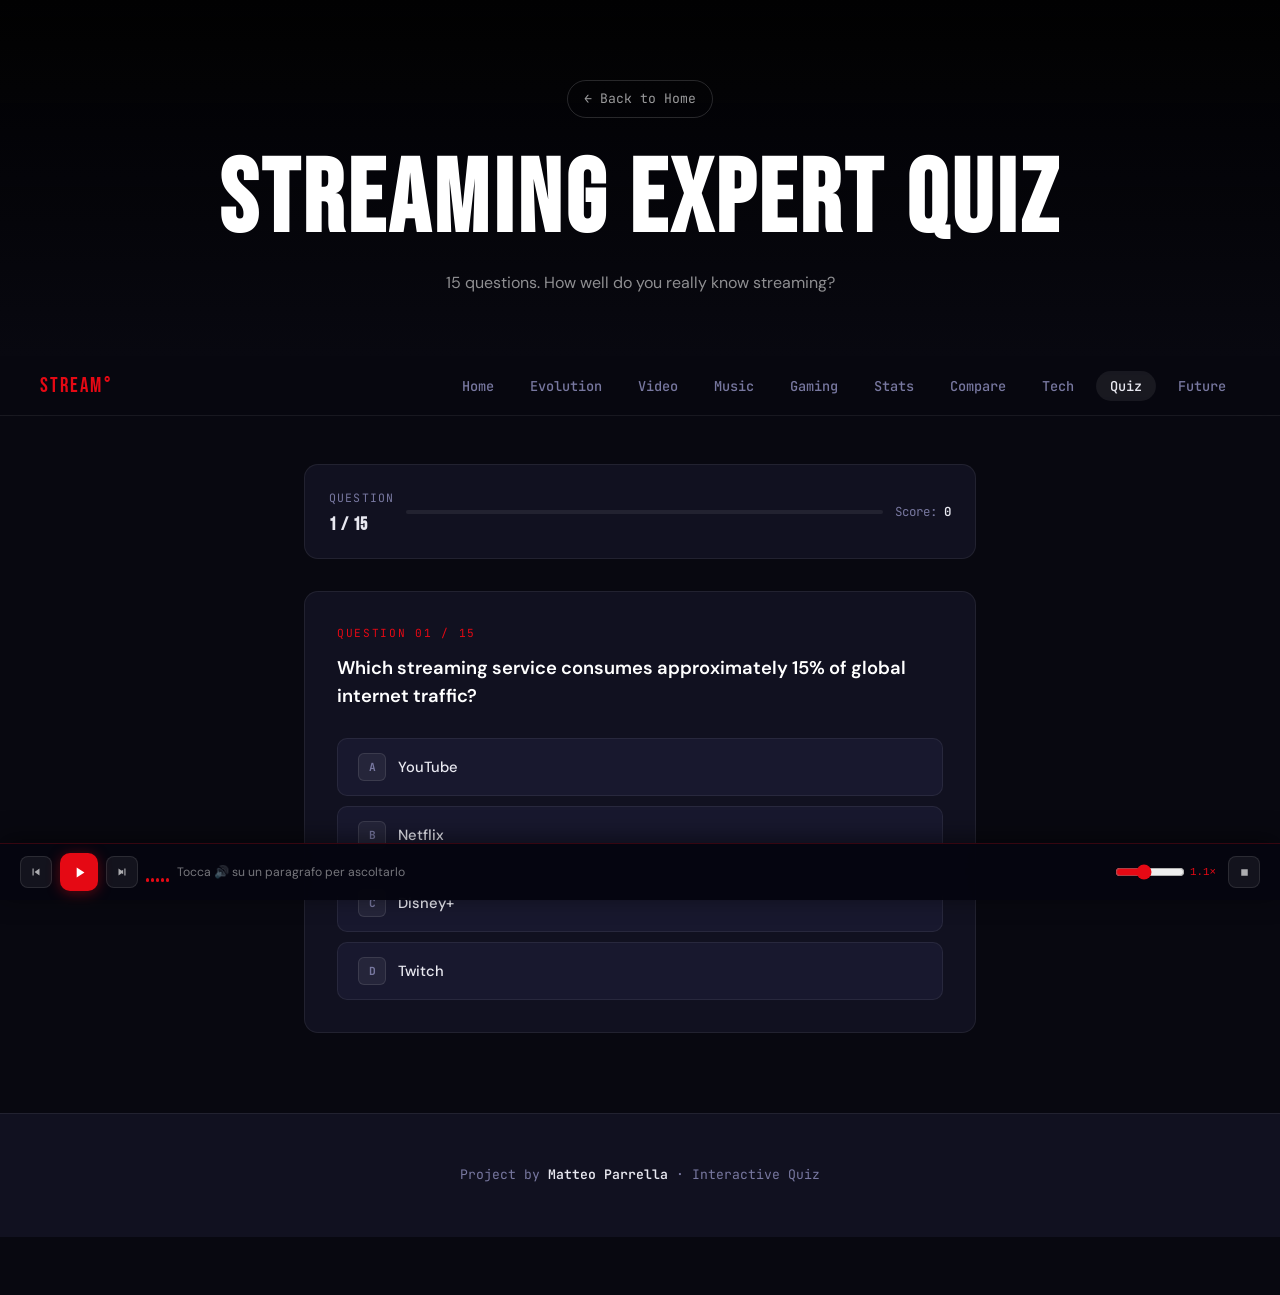
<file: SitoUfficiale/quiz.html>
<!DOCTYPE html>
<html lang="en">
<head>
  <meta charset="UTF-8">
  <meta name="viewport" content="width=device-width, initial-scale=1.0">
  <title>Streaming Expert Quiz</title>
  <link rel="stylesheet" href="https://cdnjs.cloudflare.com/ajax/libs/font-awesome/6.0.0/css/all.min.css">
  <link rel="stylesheet" href="style.css">
  <style>
    .quiz-wrapper {
      max-width: 720px;
      margin: 0 auto;
      padding: 48px 24px 80px;
    }

    .quiz-header-info {
      display: flex;
      align-items: center;
      justify-content: space-between;
      background: var(--surface);
      border: 1px solid var(--border);
      border-radius: var(--radius);
      padding: 18px 24px;
      margin-bottom: 32px;
      flex-wrap: wrap;
      gap: 12px;
    }

    .quiz-meta span {
      font-family: var(--font-mono);
      font-size: 0.72rem;
      color: var(--muted);
      letter-spacing: 0.1em;
    }

    .quiz-meta strong {
      display: block;
      font-size: 1.1rem;
      color: var(--text);
      font-family: var(--font-head);
      letter-spacing: 0.05em;
    }

    #progress-bar-outer {
      flex: 1;
      min-width: 150px;
      height: 4px;
      background: rgba(255,255,255,0.07);
      border-radius: 4px;
      overflow: hidden;
    }

    #progress-bar-inner {
      height: 100%;
      background: linear-gradient(90deg, var(--accent), var(--accent2));
      border-radius: 4px;
      transition: width 0.4s ease;
    }

    #score-display {
      font-family: var(--font-mono);
      font-size: 0.78rem;
      color: var(--muted);
      white-space: nowrap;
    }

    /* ─── Question card ─── */
    .q-card {
      background: var(--surface);
      border: 1px solid var(--border);
      border-radius: var(--radius);
      padding: 32px;
      animation: fadeInUp 0.4s ease both;
    }

    .q-number {
      font-family: var(--font-mono);
      font-size: 0.7rem;
      color: var(--accent);
      letter-spacing: 0.15em;
      display: block;
      margin-bottom: 12px;
    }

    .q-text {
      font-size: 1.15rem;
      font-weight: 600;
      color: #fff;
      line-height: 1.5;
      margin-bottom: 28px;
    }

    .q-options {
      display: flex;
      flex-direction: column;
      gap: 10px;
    }

    .q-option {
      background: var(--surface2);
      border: 1px solid var(--border);
      color: var(--text);
      padding: 14px 20px;
      border-radius: 10px;
      cursor: pointer;
      font-family: var(--font-body);
      font-size: 0.92rem;
      font-weight: 500;
      text-align: left;
      transition: all 0.2s;
      display: flex;
      align-items: center;
      gap: 12px;
    }

    .q-option .opt-letter {
      width: 28px;
      height: 28px;
      border-radius: 6px;
      background: rgba(255,255,255,0.06);
      border: 1px solid rgba(255,255,255,0.1);
      display: flex;
      align-items: center;
      justify-content: center;
      font-family: var(--font-mono);
      font-size: 0.7rem;
      font-weight: 700;
      color: var(--muted);
      flex-shrink: 0;
      transition: all 0.2s;
    }

    .q-option:hover:not(:disabled) {
      border-color: rgba(229,9,20,0.5);
      background: rgba(229,9,20,0.07);
    }

    .q-option:hover:not(:disabled) .opt-letter {
      background: var(--accent);
      border-color: var(--accent);
      color: #fff;
    }

    .q-option.correct {
      border-color: var(--green);
      background: rgba(29,185,84,0.1);
    }
    .q-option.correct .opt-letter {
      background: var(--green);
      border-color: var(--green);
      color: #fff;
    }

    .q-option.wrong {
      border-color: var(--accent);
      background: rgba(229,9,20,0.1);
      opacity: 0.7;
    }

    .q-option.reveal-correct {
      border-color: rgba(29,185,84,0.4);
      opacity: 0.6;
    }

    .q-option:disabled { cursor: default; }

    .q-feedback {
      margin-top: 20px;
      padding: 14px 18px;
      border-radius: 10px;
      font-size: 0.9rem;
      font-weight: 500;
      display: none;
    }

    .q-feedback.show { display: block; animation: fadeInUp 0.3s ease; }
    .q-feedback.correct-fb { background: rgba(29,185,84,0.1); border: 1px solid rgba(29,185,84,0.3); color: #1db954; }
    .q-feedback.wrong-fb   { background: rgba(229,9,20,0.1);  border: 1px solid rgba(229,9,20,0.3);  color: #ff6b6b; }

    .q-next-btn {
      margin-top: 24px;
      display: none;
    }

    .q-next-btn.show { display: block; }

    /* ─── Results ─── */
    #results-screen {
      display: none;
      text-align: center;
      padding: 40px 20px;
    }

    #results-screen.show { display: block; animation: fadeInUp 0.5s ease; }

    .results-score {
      font-family: var(--font-head);
      font-size: 6rem;
      line-height: 1;
      margin: 20px 0 8px;
    }

    .results-label {
      font-family: var(--font-mono);
      font-size: 0.8rem;
      letter-spacing: 0.15em;
      color: var(--muted);
      text-transform: uppercase;
    }

    .results-title {
      font-size: 1.8rem;
      color: #fff;
      margin: 24px 0 8px;
      font-family: var(--font-head);
    }

    .results-desc {
      color: var(--muted);
      max-width: 400px;
      margin: 0 auto 32px;
    }

    .results-breakdown {
      display: flex;
      justify-content: center;
      gap: 24px;
      margin: 28px 0;
      flex-wrap: wrap;
    }

    .rb-item { text-align: center; }
    .rb-num  { font-family: var(--font-head); font-size: 2.4rem; display: block; }
    .rb-lbl  { font-family: var(--font-mono); font-size: 0.68rem; color: var(--muted); }
  </style>
</head>
<body class="theme-stats sub-page">

<header class="sub-page-header" style="background: linear-gradient(rgba(0,0,0,0.8),rgba(0,0,0,0.8)), url('https://images.unsplash.com/photo-1606761568499-6d2451b23c66?q=80&w=2074&auto=format&fit=crop') center/cover no-repeat;">
  <a href="index.html" class="back-btn">← Back to Home</a>
  <h1>Streaming Expert Quiz</h1>
  <p>15 questions. How well do you really know streaming?</p>
</header>

<nav class="site-nav">
  <span class="nav-logo">STREAM°</span>
  <ul class="nav-links">
    <li><a href="index.html">Home</a></li>
    <li><a href="evolution.html">Evolution</a></li>
    <li><a href="video.html">Video</a></li>
    <li><a href="music.html">Music</a></li>
    <li><a href="gaming.html">Gaming</a></li>
    <li><a href="stats.html">Stats</a></li>
    <li><a href="compare.html">Compare</a></li>
    <li><a href="tech.html">Tech</a></li>
    <li><a href="quiz.html" class="active">Quiz</a></li>
    <li><a href="future.html">Future</a></li>
  </ul>
</nav>

<div class="quiz-wrapper">

  <!-- Header info bar -->
  <div class="quiz-header-info">
    <div class="quiz-meta">
      <span>QUESTION</span>
      <strong id="q-counter">1 / 15</strong>
    </div>
    <div id="progress-bar-outer"><div id="progress-bar-inner" style="width:6.6%"></div></div>
    <div id="score-display">Score: <strong id="live-score">0</strong></div>
  </div>

  <!-- Question card -->
  <div id="quiz-screen">
    <div class="q-card" id="q-card">
      <span class="q-number" id="q-number">QUESTION 01 / 15</span>
      <p class="q-text" id="q-text"></p>
      <div class="q-options" id="q-options"></div>
      <div class="q-feedback" id="q-feedback"></div>
      <div class="q-next-btn" id="q-next-wrap">
        <button class="btn btn-primary" onclick="nextQuestion()" style="font-size:0.88rem;">Next Question →</button>
      </div>
    </div>
  </div>

  <!-- Results -->
  <div id="results-screen">
    <div style="font-size:4rem;" id="results-emoji">🏆</div>
    <div class="results-score" id="results-score-num"></div>
    <div class="results-label">out of 15 correct</div>
    <div class="results-title" id="results-title"></div>
    <p class="results-desc" id="results-desc"></p>
    <div class="results-breakdown">
      <div class="rb-item"><span class="rb-num" id="rb-correct" style="color:var(--green)"></span><span class="rb-lbl">Correct</span></div>
      <div class="rb-item"><span class="rb-num" id="rb-wrong" style="color:var(--accent)"></span><span class="rb-lbl">Wrong</span></div>
      <div class="rb-item"><span class="rb-num" id="rb-pct" style="color:var(--page-color)"></span><span class="rb-lbl">Accuracy</span></div>
    </div>
    <div style="display:flex; gap:12px; justify-content:center; flex-wrap:wrap;">
      <button class="btn btn-primary" onclick="restartQuiz()">↺ Try Again</button>
      <a href="index.html" class="btn btn-ghost">← Home</a>
      <a href="tech.html" class="btn btn-ghost">Read More</a>
    </div>
  </div>

</div>

<footer class="main-footer">
  <p>Project by <strong>Matteo Parrella</strong> · Interactive Quiz</p>
</footer>

<script>
const QUESTIONS = [
  {
    q: "Which streaming service consumes approximately 15% of global internet traffic?",
    options: ["YouTube", "Netflix", "Disney+", "Twitch"],
    correct: 1,
    explanation: "Netflix alone generates ~15% of all downstream internet traffic worldwide, making it the single largest source of internet traffic by service."
  },
  {
    q: "What does 'ABR' stand for in video streaming technology?",
    options: ["Automatic Bit Recording", "Adaptive Bitrate Streaming", "Advanced Buffer Relay", "Audio-Bandwidth Ratio"],
    correct: 1,
    explanation: "Adaptive Bitrate Streaming (ABR) allows the player to automatically switch video quality based on your current internet speed, preventing buffering."
  },
  {
    q: "In what year did Netflix transition from mailing DVDs to online streaming?",
    options: ["2005", "2010", "2007", "2012"],
    correct: 2,
    explanation: "Netflix launched its streaming service in 2007, initially only in the US. DVD-by-mail continued alongside it for years."
  },
  {
    q: "What is 'Latency' in the context of Cloud Gaming?",
    options: ["The video resolution quality", "The delay between your input and the server response", "The monthly subscription cost", "The number of available games"],
    correct: 1,
    explanation: "Latency (or lag) is the delay in milliseconds between pressing a button and seeing the result. For good cloud gaming, you need under 50ms."
  },
  {
    q: "Approximately how many streams does an artist need on Spotify to earn $1?",
    options: ["50 streams", "1,000 streams", "250 streams", "10 streams"],
    correct: 2,
    explanation: "Spotify pays around $0.003–0.005 per stream, so roughly 250 streams equals $1 in artist royalties."
  },
  {
    q: "Which video codec is considered the most modern and efficient for streaming in 2024?",
    options: ["H.264", "MP4", "AV1", "WMV"],
    correct: 2,
    explanation: "AV1 (released 2018) is 30% more efficient than H.265 and completely royalty-free. Netflix, YouTube and others are actively migrating to it."
  },
  {
    q: "What does 'CDN' stand for?",
    options: ["Central Data Node", "Content Delivery Network", "Compressed Digital Network", "Cloud Data Navigation"],
    correct: 1,
    explanation: "A Content Delivery Network is a system of servers distributed worldwide that cache content close to users, reducing load times and buffering."
  },
  {
    q: "What platform was Spotify's main competitor in the battle against music piracy in 2008?",
    options: ["Napster", "BitTorrent piracy", "iTunes Store", "MySpace Music"],
    correct: 1,
    explanation: "Spotify launched in 2008 as a direct legal alternative to music piracy via BitTorrent. Its freemium model successfully drew users away from illegal downloading."
  },
  {
    q: "How much data does Cloud Gaming typically consume per hour?",
    options: ["1 GB/hour", "3 GB/hour", "10 GB/hour", "0.5 GB/hour"],
    correct: 2,
    explanation: "Cloud Gaming streams video AND game data, consuming up to 10GB per hour — significantly more than watching a 4K Netflix film (~7GB/hour)."
  },
  {
    q: "Watching SD video instead of 4K reduces your carbon footprint by approximately how much?",
    options: ["10%", "40%", "80%", "20%"],
    correct: 2,
    explanation: "Lower resolution requires far less data processing in data centers. Switching from 4K to SD can reduce streaming-related emissions by up to 80%."
  },
  {
    q: "What is Netflix's approximate annual content budget in 2024?",
    options: ["$500 million", "$4 billion", "$17 billion", "$50 billion"],
    correct: 2,
    explanation: "Netflix spends approximately $17 billion per year on original and licensed content — more than the GDP of many small countries."
  },
  {
    q: "Which company launched YouTube and later sold it to Google?",
    options: ["Three ex-PayPal employees", "Microsoft", "Facebook", "Apple"],
    correct: 0,
    explanation: "YouTube was founded in 2005 by Chad Hurley, Steve Chen, and Jawed Karim — all former PayPal employees. Google acquired it in 2006 for $1.65 billion."
  },
  {
    q: "What is Spotify's famous weekly personalized playlist called?",
    options: ["Weekly Mix", "My Playlist", "Discover Weekly", "Fresh Finds"],
    correct: 2,
    explanation: "Discover Weekly is Spotify's AI-generated playlist of 30 songs tailored to your taste. It launched in 2015 and generates over 2 billion streams per month."
  },
  {
    q: "What technology prevents users from downloading and re-sharing Netflix content?",
    options: ["Firewall", "DRM (Digital Rights Management)", "VPN blocking", "Watermarking"],
    correct: 1,
    explanation: "Digital Rights Management (DRM) encrypts content so it can only be decrypted by an authorized, trusted device. Netflix uses Widevine and PlayReady DRM."
  },
  {
    q: "What percentage of global internet traffic is estimated to be video streaming?",
    options: ["25%", "45%", "63%", "80%"],
    correct: 2,
    explanation: "Video streaming accounts for approximately 63% of all downstream internet traffic globally, making it by far the dominant type of internet usage."
  }
];

let currentQ = 0;
let score = 0;
let answered = false;

function renderQuestion() {
  const q = QUESTIONS[currentQ];
  const letters = ['A', 'B', 'C', 'D'];
  answered = false;

  document.getElementById('q-counter').textContent = `${currentQ + 1} / ${QUESTIONS.length}`;
  document.getElementById('q-number').textContent = `QUESTION ${String(currentQ + 1).padStart(2,'0')} / ${QUESTIONS.length}`;
  document.getElementById('q-text').textContent = q.q;
  document.getElementById('progress-bar-inner').style.width = `${((currentQ) / QUESTIONS.length) * 100}%`;

  const fb = document.getElementById('q-feedback');
  fb.className = 'q-feedback';
  fb.textContent = '';

  const nxt = document.getElementById('q-next-wrap');
  nxt.className = 'q-next-btn';

  const optContainer = document.getElementById('q-options');
  optContainer.innerHTML = '';

  q.options.forEach((opt, i) => {
    const btn = document.createElement('button');
    btn.className = 'q-option';
    btn.innerHTML = `<span class="opt-letter">${letters[i]}</span> ${opt}`;
    btn.onclick = () => selectAnswer(i);
    optContainer.appendChild(btn);
  });

  // Restart card animation
  const card = document.getElementById('q-card');
  card.style.animation = 'none';
  card.offsetHeight;
  card.style.animation = '';
}

function selectAnswer(idx) {
  if (answered) return;
  answered = true;

  const q = QUESTIONS[currentQ];
  const btns = document.querySelectorAll('.q-option');
  const fb = document.getElementById('q-feedback');

  btns.forEach(b => b.disabled = true);

  if (idx === q.correct) {
    score++;
    btns[idx].classList.add('correct');
    fb.textContent = '✓ Correct! ' + q.explanation;
    fb.className = 'q-feedback correct-fb show';
  } else {
    btns[idx].classList.add('wrong');
    btns[q.correct].classList.add('reveal-correct');
    fb.textContent = '✗ Wrong. ' + q.explanation;
    fb.className = 'q-feedback wrong-fb show';
  }

  document.getElementById('live-score').textContent = score;
  document.getElementById('q-next-wrap').className = 'q-next-btn show';
}

function nextQuestion() {
  currentQ++;
  if (currentQ >= QUESTIONS.length) {
    showResults();
  } else {
    renderQuestion();
  }
}

function showResults() {
  document.getElementById('quiz-screen').style.display = 'none';
  document.getElementById('results-screen').className = 'show';

  const pct = Math.round((score / QUESTIONS.length) * 100);

  document.getElementById('results-score-num').textContent = score;
  document.getElementById('rb-correct').textContent = score;
  document.getElementById('rb-wrong').textContent = QUESTIONS.length - score;
  document.getElementById('rb-pct').textContent = pct + '%';

  document.getElementById('progress-bar-inner').style.width = '100%';

  let emoji, title, desc;
  if (pct >= 90) {
    emoji = '🏆'; title = 'Streaming Legend!';
    desc = 'Incredible — you know this topic better than most industry professionals. Perfect score territory.';
    document.getElementById('results-score-num').style.color = '#f5a623';
  } else if (pct >= 70) {
    emoji = '🎓'; title = 'Streaming Expert!';
    desc = 'Excellent work! You have a deep understanding of how the streaming industry works. Just a few gaps to fill.';
    document.getElementById('results-score-num').style.color = '#1db954';
  } else if (pct >= 50) {
    emoji = '📱'; title = 'Streaming Fan!';
    desc = 'Good effort! You know the basics well, but there\'s more to learn about the tech side. Check out the Tech page!';
    document.getElementById('results-score-num').style.color = '#00a8e1';
  } else {
    emoji = '📺'; title = 'Beginner Streamer!';
    desc = 'Don\'t worry — now you have great reasons to explore the site. Start with the Evolution and Tech pages!';
    document.getElementById('results-score-num').style.color = '#e50914';
  }

  document.getElementById('results-emoji').textContent = emoji;
  document.getElementById('results-title').textContent = title;
  document.getElementById('results-desc').textContent = desc;
}

function restartQuiz() {
  currentQ = 0;
  score = 0;
  document.getElementById('live-score').textContent = '0';
  document.getElementById('results-screen').className = '';
  document.getElementById('quiz-screen').style.display = 'block';
  renderQuestion();
}

// Init
renderQuestion();
</script>
<script src="audio-reader.js"></script>
</body>
</html>
</file>
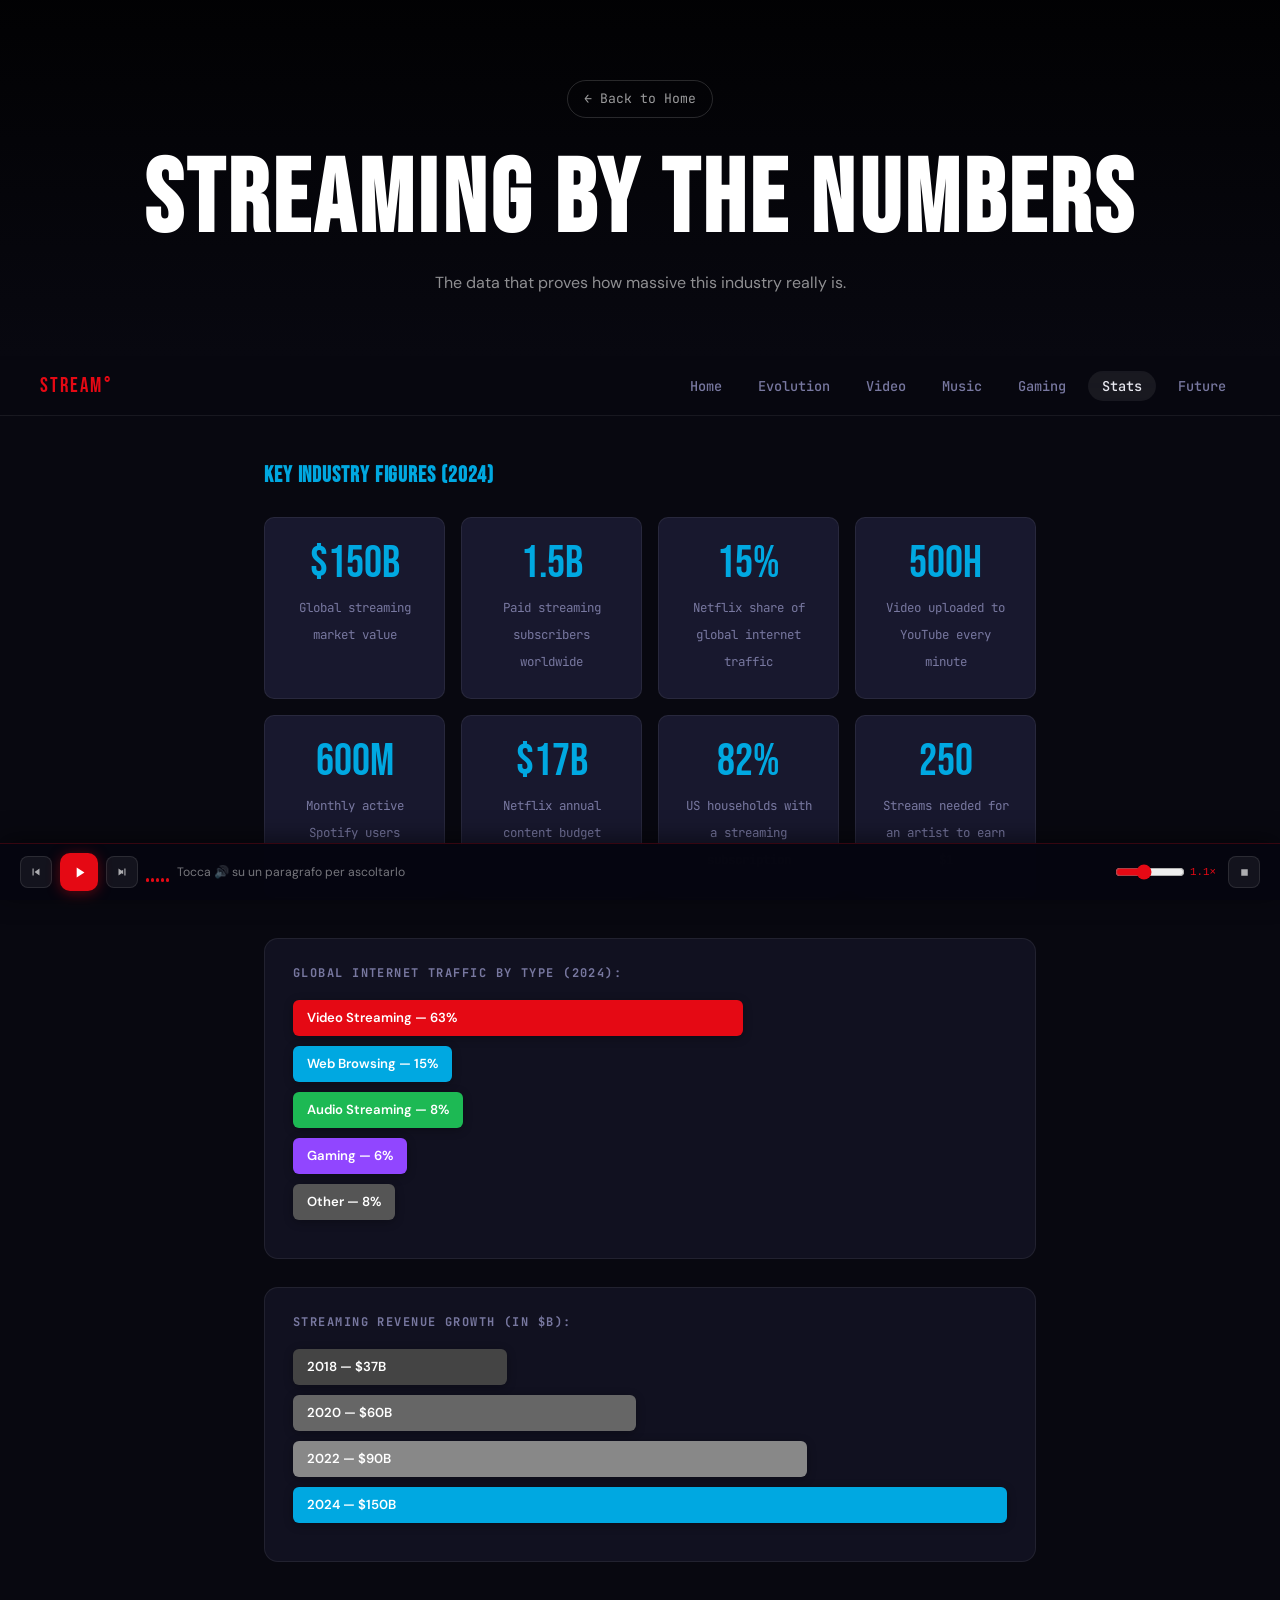
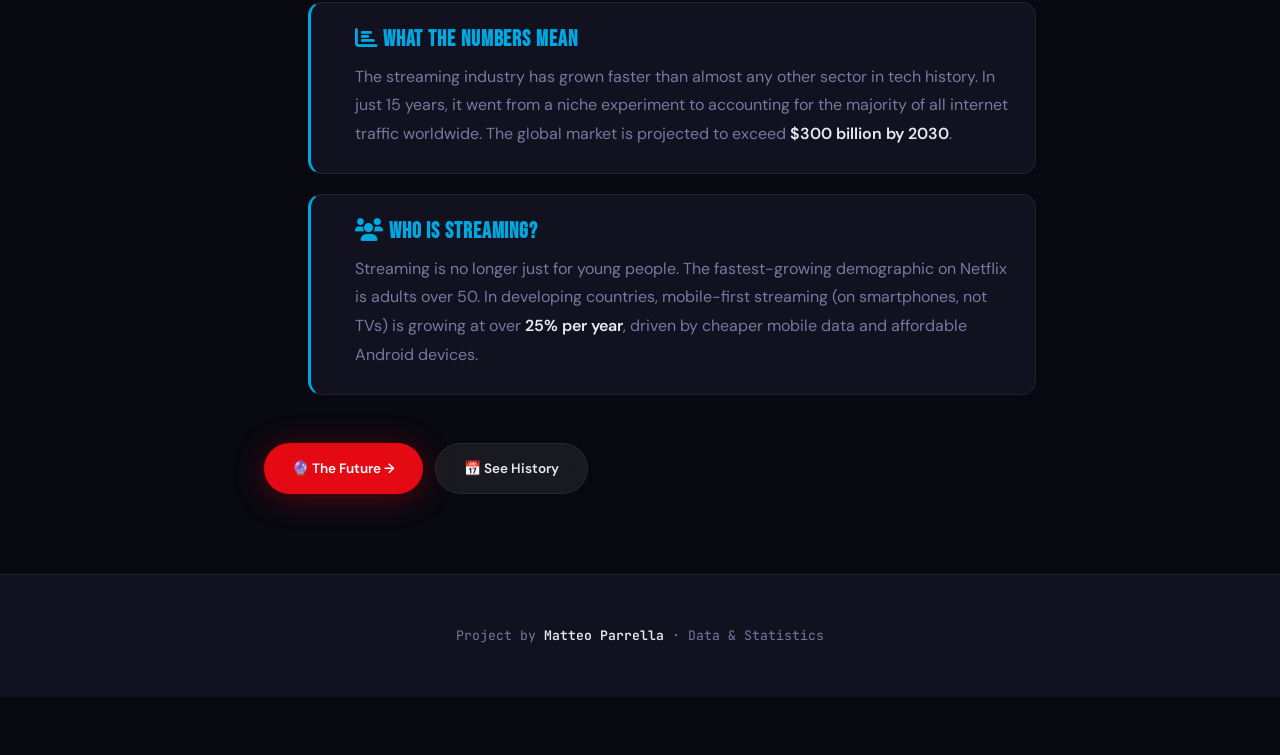
<file: SitoUfficiale/stats.html>
<!DOCTYPE html>
<html lang="en">
<head>
  <meta charset="UTF-8">
  <meta name="viewport" content="width=device-width, initial-scale=1.0">
  <title>Streaming Stats | Data & Numbers</title>
  <link rel="stylesheet" href="https://cdnjs.cloudflare.com/ajax/libs/font-awesome/6.0.0/css/all.min.css">
  <link rel="stylesheet" href="style.css">
</head>
<body class="theme-stats sub-page">

<header class="sub-page-header" style="background: linear-gradient(rgba(0,0,0,0.75),rgba(0,0,0,0.75)), url('https://images.unsplash.com/photo-1551288049-bebda4e38f71?q=80&w=2070&auto=format&fit=crop') center/cover no-repeat;">
  <a href="index.html" class="back-btn">← Back to Home</a>
  <h1>Streaming by the Numbers</h1>
  <p>The data that proves how massive this industry really is.</p>
</header>

<nav class="site-nav">
  <span class="nav-logo">STREAM°</span>
  <ul class="nav-links">
    <li><a href="index.html">Home</a></li>
    <li><a href="evolution.html">Evolution</a></li>
    <li><a href="video.html">Video</a></li>
    <li><a href="music.html">Music</a></li>
    <li><a href="gaming.html">Gaming</a></li>
    <li><a href="stats.html" class="active">Stats</a></li>
    <li><a href="future.html">Future</a></li>
  </ul>
</nav>

<main class="detail-content" style="padding-top:48px;">

  <!-- KEY STATS -->
  <section>
    <h3 style="color:var(--page-color); margin-bottom:20px;">Key Industry Figures (2024)</h3>
    <div class="stats-grid">
      <div class="stat-card">
        <span class="stat-number">$150B</span>
        <span class="stat-label">Global streaming market value</span>
      </div>
      <div class="stat-card">
        <span class="stat-number">1.5B</span>
        <span class="stat-label">Paid streaming subscribers worldwide</span>
      </div>
      <div class="stat-card">
        <span class="stat-number">15%</span>
        <span class="stat-label">Netflix share of global internet traffic</span>
      </div>
      <div class="stat-card">
        <span class="stat-number">500h</span>
        <span class="stat-label">Video uploaded to YouTube every minute</span>
      </div>
      <div class="stat-card">
        <span class="stat-number">600M</span>
        <span class="stat-label">Monthly active Spotify users</span>
      </div>
      <div class="stat-card">
        <span class="stat-number">$17B</span>
        <span class="stat-label">Netflix annual content budget</span>
      </div>
      <div class="stat-card">
        <span class="stat-number">82%</span>
        <span class="stat-label">US households with a streaming subscription</span>
      </div>
      <div class="stat-card">
        <span class="stat-number">250</span>
        <span class="stat-label">Streams needed for an artist to earn $1</span>
      </div>
    </div>
  </section>

  <!-- CHARTS -->
  <div class="chart-container" style="margin-top:40px;">
    <h4>Global Internet Traffic by Type (2024):</h4>
    <div class="bar" style="width:63%; background:#e50914;">Video Streaming — 63%</div>
    <div class="bar" style="width:15%; background:#00a8e1;">Web Browsing — 15%</div>
    <div class="bar" style="width:8%; background:#1DB954;">Audio Streaming — 8%</div>
    <div class="bar" style="width:6%; background:#9146ff;">Gaming — 6%</div>
    <div class="bar" style="width:8%; background:#555;">Other — 8%</div>
  </div>

  <div class="chart-container">
    <h4>Streaming Revenue Growth (in $B):</h4>
    <div class="bar" style="width:30%; background:#444;">2018 — $37B</div>
    <div class="bar" style="width:48%; background:#666;">2020 — $60B</div>
    <div class="bar" style="width:72%; background:#888;">2022 — $90B</div>
    <div class="bar" style="width:100%; background:var(--page-color);">2024 — $150B</div>
  </div>

  <section class="deep-dive" style="margin-top:40px;">
    <div class="article-section">
      <h3><i class="fas fa-chart-bar"></i> What the Numbers Mean</h3>
      <p>The streaming industry has grown faster than almost any other sector in tech history. In just 15 years, it went from a niche experiment to accounting for the majority of all internet traffic worldwide. The global market is projected to exceed <strong>$300 billion by 2030</strong>.</p>
    </div>
    <div class="article-section">
      <h3><i class="fas fa-users"></i> Who Is Streaming?</h3>
      <p>Streaming is no longer just for young people. The fastest-growing demographic on Netflix is adults over 50. In developing countries, mobile-first streaming (on smartphones, not TVs) is growing at over <strong>25% per year</strong>, driven by cheaper mobile data and affordable Android devices.</p>
    </div>
  </section>

  <div style="margin-top:32px; display:flex; gap:12px; flex-wrap:wrap;">
    <a href="future.html" class="btn btn-primary" style="font-size:0.85rem;">🔮 The Future →</a>
    <a href="evolution.html" class="btn btn-ghost" style="font-size:0.85rem;">📅 See History</a>
  </div>

</main>

<footer class="main-footer">
  <p>Project by <strong>Matteo Parrella</strong> · Data & Statistics</p>
</footer>

<script src="audio-reader.js"></script>
</body>
</html>
</file>
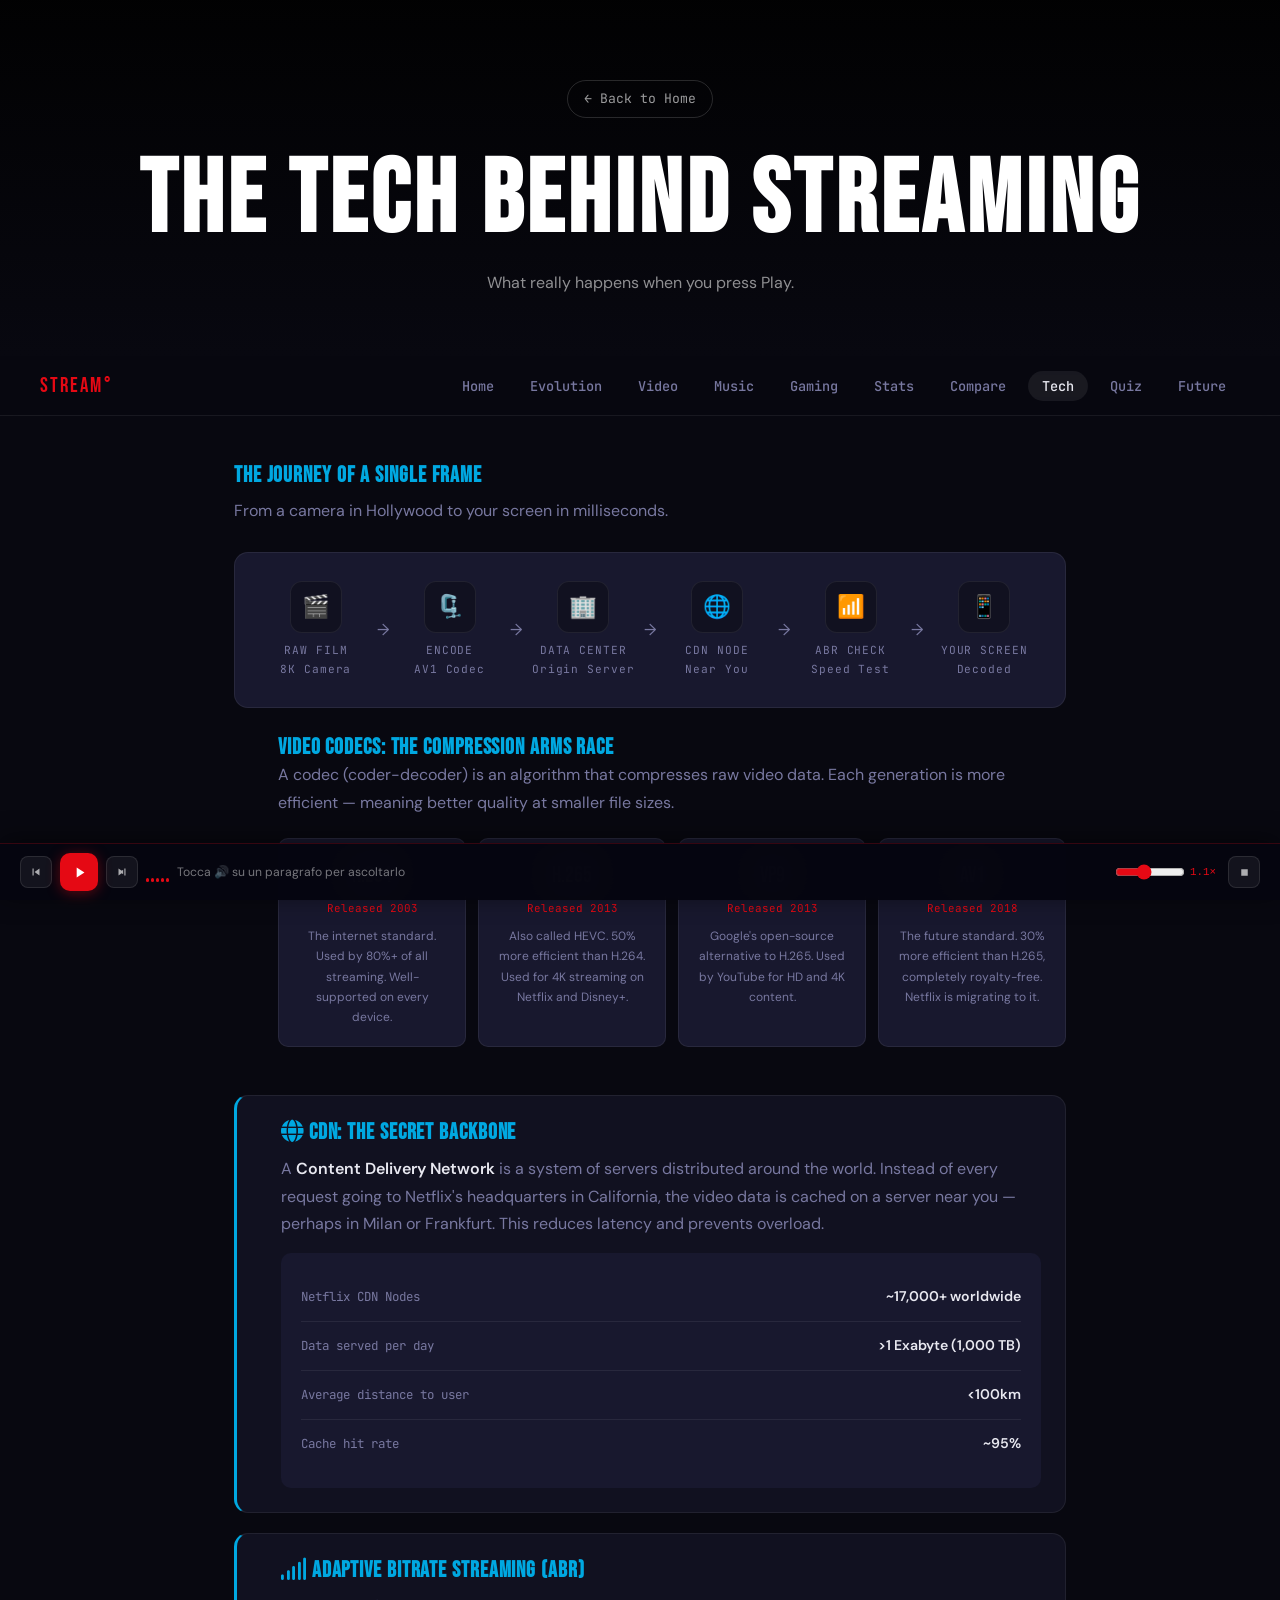
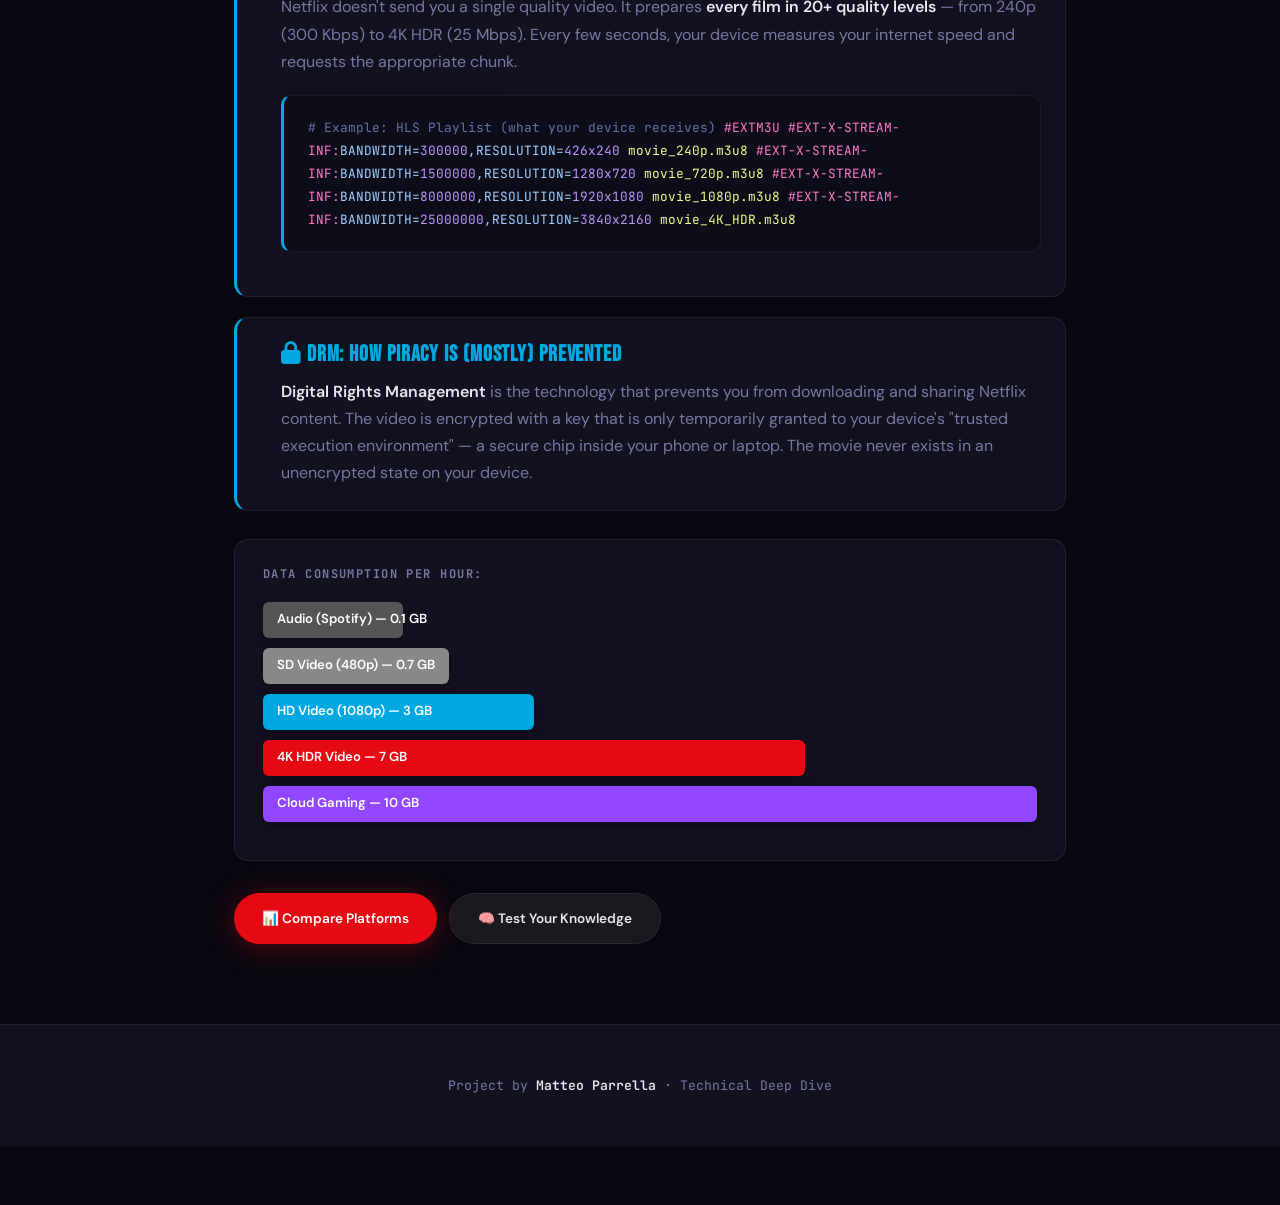
<file: SitoUfficiale/tech.html>
<!DOCTYPE html>
<html lang="en">
<head>
  <meta charset="UTF-8">
  <meta name="viewport" content="width=device-width, initial-scale=1.0">
  <title>The Tech Behind Streaming</title>
  <link rel="stylesheet" href="https://cdnjs.cloudflare.com/ajax/libs/font-awesome/6.0.0/css/all.min.css">
  <link rel="stylesheet" href="style.css">
  <style>
    .flow-diagram {
      display: flex;
      align-items: center;
      justify-content: space-between;
      gap: 8px;
      background: var(--surface2);
      border: 1px solid var(--border);
      border-radius: var(--radius);
      padding: 28px;
      margin: 28px 0;
      flex-wrap: wrap;
    }
    .flow-node {
      text-align: center;
      flex: 1;
      min-width: 80px;
    }
    .flow-icon {
      width: 52px; height: 52px;
      border-radius: 12px;
      background: var(--surface);
      border: 1px solid var(--border);
      display: flex; align-items: center; justify-content: center;
      font-size: 1.4rem;
      margin: 0 auto 8px;
      transition: border-color 0.3s, transform 0.3s;
    }
    .flow-node:hover .flow-icon { border-color: var(--page-color, var(--accent)); transform: translateY(-3px); }
    .flow-label { font-size: 0.7rem; font-family: var(--font-mono); color: var(--muted); letter-spacing: 0.08em; }
    .flow-arrow { color: var(--muted); font-size: 1rem; flex-shrink:0; }

    .code-block {
      background: #0d0d1a;
      border: 1px solid rgba(255,255,255,0.06);
      border-left: 3px solid var(--page-color, var(--accent));
      border-radius: 10px;
      padding: 20px 24px;
      font-family: var(--font-mono);
      font-size: 0.8rem;
      color: #a0d0ff;
      overflow-x: auto;
      line-height: 1.8;
      margin: 20px 0;
    }
    .code-block .kw  { color: #ff79c6; }
    .code-block .str { color: #f1fa8c; }
    .code-block .num { color: #bd93f9; }
    .code-block .cm  { color: #6272a4; }

    .spec-row {
      display: flex;
      justify-content: space-between;
      align-items: center;
      padding: 12px 0;
      border-bottom: 1px solid var(--border);
      font-size: 0.88rem;
    }
    .spec-row:last-child { border-bottom: none; }
    .spec-key   { color: var(--muted); font-family: var(--font-mono); font-size: 0.78rem; }
    .spec-value { color: var(--text); font-weight: 600; }

    .codec-grid {
      display: grid;
      grid-template-columns: repeat(auto-fit, minmax(160px, 1fr));
      gap: 12px;
      margin: 20px 0;
    }
    .codec-card {
      background: var(--surface2);
      border: 1px solid var(--border);
      border-radius: 10px;
      padding: 18px;
      text-align: center;
      transition: border-color 0.3s, transform 0.3s;
    }
    .codec-card:hover { border-color: var(--page-color, var(--accent)); transform: translateY(-3px); }
    .codec-name { font-family: var(--font-head); font-size: 1.4rem; color: #fff; margin-bottom: 4px; }
    .codec-year { font-family: var(--font-mono); font-size: 0.68rem; color: var(--accent); margin-bottom: 8px; display:block; }
    .codec-desc { font-size: 0.75rem; color: var(--muted); }

    @media(max-width:600px){ .flow-diagram{flex-direction:column;} .flow-arrow{transform:rotate(90deg);} }
  </style>
</head>
<body class="theme-stats sub-page">

<header class="sub-page-header" style="background: linear-gradient(rgba(0,0,0,0.8),rgba(0,0,0,0.8)), url('https://images.unsplash.com/photo-1558494949-ef010cbdcc31?q=80&w=2068&auto=format&fit=crop') center/cover no-repeat;">
  <a href="index.html" class="back-btn">← Back to Home</a>
  <h1>The Tech Behind Streaming</h1>
  <p>What really happens when you press Play.</p>
</header>

<nav class="site-nav">
  <span class="nav-logo">STREAM°</span>
  <ul class="nav-links">
    <li><a href="index.html">Home</a></li>
    <li><a href="evolution.html">Evolution</a></li>
    <li><a href="video.html">Video</a></li>
    <li><a href="music.html">Music</a></li>
    <li><a href="gaming.html">Gaming</a></li>
    <li><a href="stats.html">Stats</a></li>
    <li><a href="compare.html">Compare</a></li>
    <li><a href="tech.html" class="active">Tech</a></li>
    <li><a href="quiz.html">Quiz</a></li>
    <li><a href="future.html">Future</a></li>
  </ul>
</nav>

<main class="detail-content" style="padding-top:48px; max-width:900px;">

  <!-- FLOW DIAGRAM -->
  <h3 style="color:var(--page-color); margin-bottom:8px;">The Journey of a Single Frame</h3>
  <p style="margin-bottom:0;">From a camera in Hollywood to your screen in milliseconds.</p>

  <div class="flow-diagram">
    <div class="flow-node">
      <div class="flow-icon">🎬</div>
      <div class="flow-label">RAW FILM<br>8K Camera</div>
    </div>
    <div class="flow-arrow">→</div>
    <div class="flow-node">
      <div class="flow-icon">🗜️</div>
      <div class="flow-label">ENCODE<br>AV1 Codec</div>
    </div>
    <div class="flow-arrow">→</div>
    <div class="flow-node">
      <div class="flow-icon">🏢</div>
      <div class="flow-label">DATA CENTER<br>Origin Server</div>
    </div>
    <div class="flow-arrow">→</div>
    <div class="flow-node">
      <div class="flow-icon">🌐</div>
      <div class="flow-label">CDN NODE<br>Near You</div>
    </div>
    <div class="flow-arrow">→</div>
    <div class="flow-node">
      <div class="flow-icon">📶</div>
      <div class="flow-label">ABR CHECK<br>Speed Test</div>
    </div>
    <div class="flow-arrow">→</div>
    <div class="flow-node">
      <div class="flow-icon">📱</div>
      <div class="flow-label">YOUR SCREEN<br>Decoded</div>
    </div>
  </div>

  <!-- CODECS -->
  <section class="deep-dive">
    <h3 style="color:var(--page-color);">Video Codecs: The Compression Arms Race</h3>
    <p>A codec (coder-decoder) is an algorithm that compresses raw video data. Each generation is more efficient — meaning better quality at smaller file sizes.</p>

    <div class="codec-grid">
      <div class="codec-card">
        <div class="codec-name">H.264</div>
        <span class="codec-year">Released 2003</span>
        <div class="codec-desc">The internet standard. Used by 80%+ of all streaming. Well-supported on every device.</div>
      </div>
      <div class="codec-card">
        <div class="codec-name">H.265</div>
        <span class="codec-year">Released 2013</span>
        <div class="codec-desc">Also called HEVC. 50% more efficient than H.264. Used for 4K streaming on Netflix and Disney+.</div>
      </div>
      <div class="codec-card">
        <div class="codec-name">VP9</div>
        <span class="codec-year">Released 2013</span>
        <div class="codec-desc">Google's open-source alternative to H.265. Used by YouTube for HD and 4K content.</div>
      </div>
      <div class="codec-card">
        <div class="codec-name">AV1</div>
        <span class="codec-year">Released 2018</span>
        <div class="codec-desc">The future standard. 30% more efficient than H.265, completely royalty-free. Netflix is migrating to it.</div>
      </div>
    </div>
  </section>

  <!-- CDN EXPLAINED -->
  <div class="article-section">
    <h3><i class="fas fa-globe"></i> CDN: The Secret Backbone</h3>
    <p>A <strong>Content Delivery Network</strong> is a system of servers distributed around the world. Instead of every request going to Netflix's headquarters in California, the video data is cached on a server near you — perhaps in Milan or Frankfurt. This reduces latency and prevents overload.</p>
    <div style="background:var(--surface2); border-radius:10px; padding:20px; margin-top:16px;">
      <div class="spec-row"><span class="spec-key">Netflix CDN Nodes</span><span class="spec-value">~17,000+ worldwide</span></div>
      <div class="spec-row"><span class="spec-key">Data served per day</span><span class="spec-value">>1 Exabyte (1,000 TB)</span></div>
      <div class="spec-row"><span class="spec-key">Average distance to user</span><span class="spec-value">&lt;100km</span></div>
      <div class="spec-row"><span class="spec-key">Cache hit rate</span><span class="spec-value">~95%</span></div>
    </div>
  </div>

  <!-- ABR -->
  <div class="article-section">
    <h3><i class="fas fa-signal"></i> Adaptive Bitrate Streaming (ABR)</h3>
    <p>Netflix doesn't send you a single quality video. It prepares <strong>every film in 20+ quality levels</strong> — from 240p (300 Kbps) to 4K HDR (25 Mbps). Every few seconds, your device measures your internet speed and requests the appropriate chunk.</p>
    <div class="code-block">
<span class="cm"># Example: HLS Playlist (what your device receives)</span>
<span class="kw">#EXTM3U</span>
<span class="kw">#EXT-X-STREAM-INF:</span>BANDWIDTH=<span class="num">300000</span>,RESOLUTION=<span class="num">426x240</span>
<span class="str">movie_240p.m3u8</span>
<span class="kw">#EXT-X-STREAM-INF:</span>BANDWIDTH=<span class="num">1500000</span>,RESOLUTION=<span class="num">1280x720</span>
<span class="str">movie_720p.m3u8</span>
<span class="kw">#EXT-X-STREAM-INF:</span>BANDWIDTH=<span class="num">8000000</span>,RESOLUTION=<span class="num">1920x1080</span>
<span class="str">movie_1080p.m3u8</span>
<span class="kw">#EXT-X-STREAM-INF:</span>BANDWIDTH=<span class="num">25000000</span>,RESOLUTION=<span class="num">3840x2160</span>
<span class="str">movie_4K_HDR.m3u8</span>
    </div>
  </div>

  <!-- DRM -->
  <div class="article-section">
    <h3><i class="fas fa-lock"></i> DRM: How Piracy is (Mostly) Prevented</h3>
    <p><strong>Digital Rights Management</strong> is the technology that prevents you from downloading and sharing Netflix content. The video is encrypted with a key that is only temporarily granted to your device's "trusted execution environment" — a secure chip inside your phone or laptop. The movie never exists in an unencrypted state on your device.</p>
  </div>

  <!-- DATA USAGE TABLE -->
  <div class="chart-container">
    <h4>Data Consumption per Hour:</h4>
    <div class="bar" style="width:5%; min-width:140px; background:#555;">Audio (Spotify) — 0.1 GB</div>
    <div class="bar" style="width:15%; background:#888;">SD Video (480p) — 0.7 GB</div>
    <div class="bar" style="width:35%; background:#00a8e1;">HD Video (1080p) — 3 GB</div>
    <div class="bar" style="width:70%; background:#e50914;">4K HDR Video — 7 GB</div>
    <div class="bar" style="width:100%; background:#9146ff;">Cloud Gaming — 10 GB</div>
  </div>

  <div style="margin-top:32px; display:flex; gap:12px; flex-wrap:wrap;">
    <a href="compare.html" class="btn btn-primary" style="font-size:0.85rem;">📊 Compare Platforms</a>
    <a href="quiz.html" class="btn btn-ghost" style="font-size:0.85rem;">🧠 Test Your Knowledge</a>
  </div>

</main>

<footer class="main-footer">
  <p>Project by <strong>Matteo Parrella</strong> · Technical Deep Dive</p>
</footer>
<script src="audio-reader.js"></script>
</body>
</html>
</file>
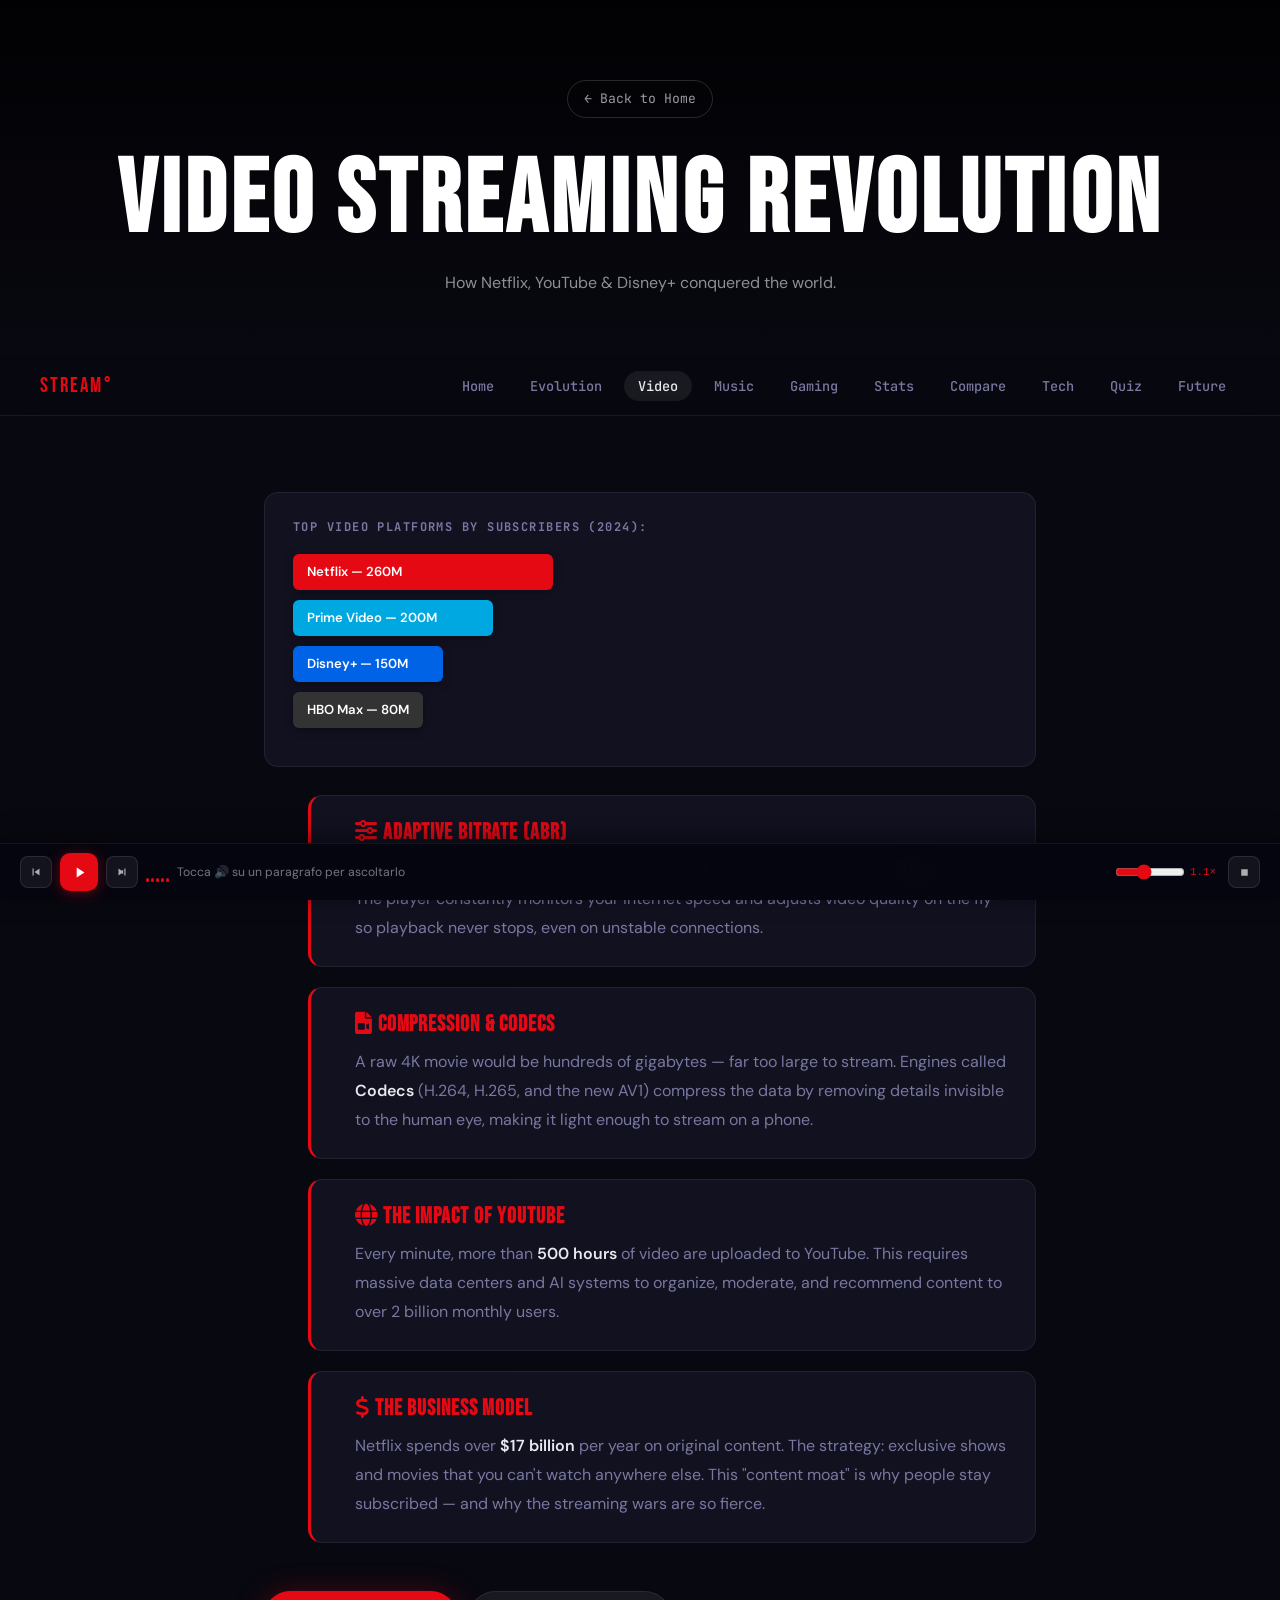
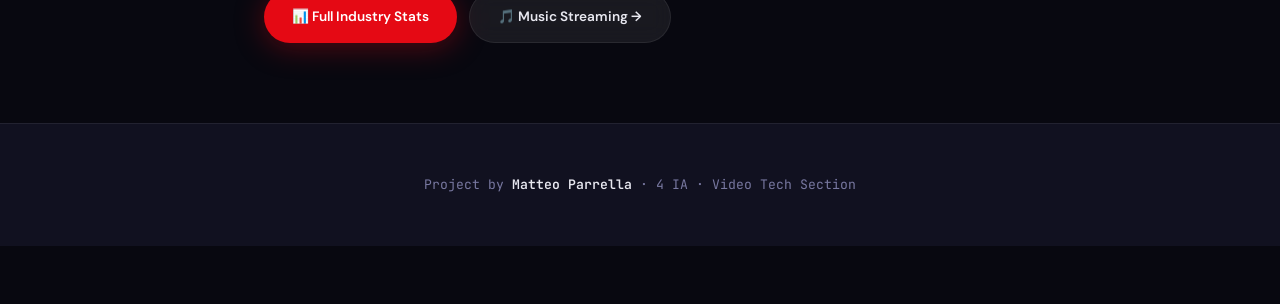
<file: SitoUfficiale/video.html>
<!DOCTYPE html>
<html lang="en">
<head>
  <meta charset="UTF-8">
  <meta name="viewport" content="width=device-width, initial-scale=1.0">
  <title>Video Streaming | Deep Dive</title>
  <link rel="stylesheet" href="https://cdnjs.cloudflare.com/ajax/libs/font-awesome/6.0.0/css/all.min.css">
  <link rel="stylesheet" href="style.css">
</head>
<body class="theme-video sub-page">

<header class="sub-page-header" style="background: linear-gradient(rgba(0,0,0,0.7),rgba(0,0,0,0.7)), url('https://images.unsplash.com/photo-1574375927938-d5a98e8ffe85?q=80&w=2069&auto=format&fit=crop') center/cover no-repeat;">
  <a href="index.html" class="back-btn">← Back to Home</a>
  <h1>Video Streaming Revolution</h1>
  <p>How Netflix, YouTube & Disney+ conquered the world.</p>
</header>

<nav class="site-nav">
  <span class="nav-logo">STREAM°</span>
  <ul class="nav-links">
    <li><a href="index.html">Home</a></li>
    <li><a href="evolution.html">Evolution</a></li>
    <li><a href="video.html" class="active">Video</a></li>
    <li><a href="music.html">Music</a></li>
    <li><a href="gaming.html">Gaming</a></li>
    <li><a href="stats.html">Stats</a></li>
    <li><a href="compare.html">Compare</a></li>
    <li><a href="tech.html">Tech</a></li>
    <li><a href="quiz.html">Quiz</a></li>
    <li><a href="future.html">Future</a></li>
  </ul>
</nav>

<main class="detail-content" style="padding-top:48px;">

  <div class="chart-container">
    <h4>Top Video Platforms by Subscribers (2024):</h4>
    <div class="bar" style="width:260px; background:#e50914;">Netflix — 260M</div>
    <div class="bar" style="width:200px; background:#00a8e1;">Prime Video — 200M</div>
    <div class="bar" style="width:150px; background:#0063e5;">Disney+ — 150M</div>
    <div class="bar" style="width:80px; background:#333;">HBO Max — 80M</div>
  </div>

  <section class="deep-dive">
    <div class="article-section">
      <h3><i class="fas fa-sliders-h"></i> Adaptive Bitrate (ABR)</h3>
      <p>Have you ever noticed quality drop for a second, then return to 4K? That's <strong>ABR</strong> in action. The player constantly monitors your internet speed and adjusts video quality on the fly — so playback never stops, even on unstable connections.</p>
    </div>

    <div class="article-section">
      <h3><i class="fas fa-file-video"></i> Compression & Codecs</h3>
      <p>A raw 4K movie would be hundreds of gigabytes — far too large to stream. Engines called <strong>Codecs</strong> (H.264, H.265, and the new AV1) compress the data by removing details invisible to the human eye, making it light enough to stream on a phone.</p>
    </div>

    <div class="article-section">
      <h3><i class="fas fa-globe"></i> The Impact of YouTube</h3>
      <p>Every minute, more than <strong>500 hours</strong> of video are uploaded to YouTube. This requires massive data centers and AI systems to organize, moderate, and recommend content to over 2 billion monthly users.</p>
    </div>

    <div class="article-section">
      <h3><i class="fas fa-dollar-sign"></i> The Business Model</h3>
      <p>Netflix spends over <strong>$17 billion</strong> per year on original content. The strategy: exclusive shows and movies that you can't watch anywhere else. This "content moat" is why people stay subscribed — and why the streaming wars are so fierce.</p>
    </div>
  </section>

  <div style="margin-top:32px; display:flex; gap:12px; flex-wrap:wrap;">
    <a href="stats.html" class="btn btn-primary" style="font-size:0.85rem;">📊 Full Industry Stats</a>
    <a href="music.html" class="btn btn-ghost" style="font-size:0.85rem;">🎵 Music Streaming →</a>
  </div>

</main>

<footer class="main-footer">
  <p>Project by <strong>Matteo Parrella</strong> · 4 IA · Video Tech Section</p>
</footer>

<script src="audio-reader.js"></script>
</body>
</html>
</file>
<file: SitoUfficiale/style.css>
@import url('https://fonts.googleapis.com/css2?family=Bebas+Neue&family=DM+Sans:ital,wght@0,300;0,400;0,500;0,700;1,300&family=JetBrains+Mono:wght@400;700&display=swap');

/* ─── RESET & BASE ─────────────────────────────────────────────── */
*, *::before, *::after { margin: 0; padding: 0; box-sizing: border-box; }

:root {
  --bg:        #080810;
  --surface:   #111120;
  --surface2:  #18182e;
  --border:    rgba(255,255,255,0.07);
  --text:      #e8e8f0;
  --muted:     #7878a0;
  --accent:    #e50914;
  --accent2:   #ff4d5a;
  --green:     #1db954;
  --purple:    #9146ff;
  --blue:      #0063e5;
  --radius:    14px;
  --font-head: 'Bebas Neue', sans-serif;
  --font-body: 'DM Sans', sans-serif;
  --font-mono: 'JetBrains Mono', monospace;
}

html { scroll-behavior: smooth; }

body {
  background: var(--bg);
  color: var(--text);
  font-family: var(--font-body);
  font-size: 1rem;
  line-height: 1.7;
  min-height: 100vh;
  overflow-x: hidden;
}

/* ─── TYPOGRAPHY ────────────────────────────────────────────────── */
h1, h2, h3, h4 { font-family: var(--font-head); letter-spacing: 0.04em; line-height: 1.1; }
h1 { font-size: clamp(3rem, 8vw, 7rem); }
h2 { font-size: clamp(1.6rem, 3vw, 2.2rem); }
h3 { font-size: 1.4rem; }
p  { color: var(--muted); }
strong { color: var(--text); font-weight: 600; }
a { color: inherit; text-decoration: none; }

/* ─── HERO / MAIN HEADER ────────────────────────────────────────── */
.main-header {
  position: relative;
  height: 100vh;
  min-height: 600px;
  display: flex;
  align-items: center;
  justify-content: center;
  text-align: center;
  overflow: hidden;
}

.main-header::before {
  content: '';
  position: absolute;
  inset: 0;
  background: url('banner-trova-streaming-1280x451.webp') center/cover no-repeat;
  filter: brightness(0.25) saturate(0.5);
  transform: scale(1.05);
  z-index: 0;
}

.main-header::after {
  content: '';
  position: absolute;
  inset: 0;
  background: linear-gradient(180deg, transparent 40%, var(--bg) 100%);
  z-index: 1;
}

.header-content {
  position: relative;
  z-index: 2;
  padding: 0 20px;
}

.header-content h1 {
  color: #fff;
  text-shadow: 0 0 80px rgba(229,9,20,0.5);
  animation: heroReveal 1s ease-out both;
}

.header-eyebrow {
  font-family: var(--font-mono);
  font-size: 0.8rem;
  letter-spacing: 0.25em;
  text-transform: uppercase;
  color: var(--accent);
  margin-bottom: 16px;
  display: block;
  animation: heroReveal 1s 0.1s ease-out both;
}

.header-sub {
  font-size: clamp(0.9rem, 2vw, 1.1rem);
  color: rgba(255,255,255,0.55);
  margin-top: 12px;
  letter-spacing: 0.15em;
  text-transform: uppercase;
  font-weight: 300;
  animation: heroReveal 1s 0.2s ease-out both;
}

.header-cta {
  margin-top: 40px;
  display: flex;
  gap: 12px;
  justify-content: center;
  flex-wrap: wrap;
  animation: heroReveal 1s 0.3s ease-out both;
}

.btn {
  display: inline-flex;
  align-items: center;
  gap: 8px;
  padding: 13px 28px;
  border-radius: 100px;
  font-family: var(--font-body);
  font-size: 0.9rem;
  font-weight: 600;
  cursor: pointer;
  transition: all 0.25s ease;
  border: none;
}

.btn-primary {
  background: var(--accent);
  color: #fff;
  box-shadow: 0 4px 30px rgba(229,9,20,0.35);
}
.btn-primary:hover { background: var(--accent2); transform: translateY(-2px); box-shadow: 0 8px 40px rgba(229,9,20,0.5); }

.btn-ghost {
  background: rgba(255,255,255,0.07);
  color: var(--text);
  border: 1px solid var(--border);
  backdrop-filter: blur(10px);
}
.btn-ghost:hover { background: rgba(255,255,255,0.12); transform: translateY(-2px); }

@keyframes heroReveal {
  from { opacity: 0; transform: translateY(24px); }
  to   { opacity: 1; transform: translateY(0); }
}

/* ─── SCROLL INDICATOR ──────────────────────────────────────────── */
.scroll-hint {
  position: absolute;
  bottom: 32px;
  left: 50%;
  transform: translateX(-50%);
  z-index: 2;
  display: flex;
  flex-direction: column;
  align-items: center;
  gap: 6px;
  color: rgba(255,255,255,0.3);
  font-size: 0.7rem;
  letter-spacing: 0.15em;
  font-family: var(--font-mono);
}

.scroll-hint::before {
  content: '';
  width: 1px;
  height: 48px;
  background: linear-gradient(var(--accent), transparent);
  animation: scrollDrop 1.5s ease infinite;
}

@keyframes scrollDrop {
  0%   { opacity: 0; transform: translateY(-10px); }
  50%  { opacity: 1; }
  100% { opacity: 0; transform: translateY(10px); }
}

/* ─── NAV BAR ───────────────────────────────────────────────────── */
.site-nav {
  position: sticky;
  top: 0;
  z-index: 100;
  background: rgba(8,8,16,0.85);
  backdrop-filter: blur(20px);
  border-bottom: 1px solid var(--border);
  display: flex;
  align-items: center;
  justify-content: space-between;
  padding: 0 40px;
  height: 60px;
}

.nav-logo {
  font-family: var(--font-head);
  font-size: 1.3rem;
  color: var(--accent);
  letter-spacing: 0.1em;
}

.nav-links {
  display: flex;
  gap: 8px;
  list-style: none;
}

.nav-links a {
  font-size: 0.85rem;
  font-weight: 500;
  color: var(--muted);
  padding: 6px 14px;
  border-radius: 100px;
  transition: all 0.2s;
  font-family: var(--font-mono);
}

.nav-links a:hover,
.nav-links a.active {
  color: var(--text);
  background: rgba(255,255,255,0.07);
}

/* ─── MAIN GRID LAYOUT ──────────────────────────────────────────── */
.grid-container {
  display: grid;
  grid-template-columns: 1fr 1fr;
  gap: 20px;
  max-width: 1280px;
  margin: 0 auto;
  padding: 60px 24px;
}

/* ─── CARDS ─────────────────────────────────────────────────────── */
.card {
  background: var(--surface);
  border: 1px solid var(--border);
  border-radius: var(--radius);
  padding: 32px;
  transition: transform 0.3s ease, box-shadow 0.3s ease, border-color 0.3s ease;
  animation: fadeInUp 0.6s ease-out both;
}

.card:hover {
  transform: translateY(-6px);
  box-shadow: 0 20px 60px rgba(0,0,0,0.5);
  border-color: rgba(255,255,255,0.12);
}

.full-width { grid-column: span 2; }

/* Section label above h2 */
.card-label {
  font-family: var(--font-mono);
  font-size: 0.7rem;
  letter-spacing: 0.2em;
  text-transform: uppercase;
  color: var(--accent);
  margin-bottom: 8px;
  display: block;
}

.card h2 {
  color: #fff;
  margin-bottom: 20px;
}

/* ─── CARD ACCENT BORDERS ───────────────────────────────────────── */
.card.evolution  { border-top: 2px solid var(--accent); }
.card.platforms  { border-top: 2px solid var(--purple); }
.card.tech       { border-top: 2px solid var(--blue); }
.card.green      { border-top: 2px solid var(--green); }
.card.quiz-section { border-top: 2px solid var(--purple); }
.card.video-ia   { border-top: 2px solid var(--accent); }

/* ─── TIMELINE (HOME) ───────────────────────────────────────────── */
.timeline {
  display: flex;
  align-items: center;
  justify-content: space-between;
  margin-top: 24px;
  gap: 4px;
}

.step {
  text-align: center;
  cursor: help;
  transition: transform 0.3s ease;
  flex: 1;
}

.step:hover { transform: translateY(-6px); }

.year {
  font-family: var(--font-mono);
  font-size: 0.7rem;
  color: var(--accent);
  display: block;
  margin-bottom: 6px;
}

.icon { font-size: 2rem; display: block; margin: 8px 0; }

.step p {
  font-size: 0.75rem;
  color: var(--muted);
  font-weight: 500;
}

.arrow { color: var(--accent); font-weight: bold; font-size: 1.2rem; }

/* ─── PLATFORMS ─────────────────────────────────────────────────── */
.platform-grid {
  display: grid;
  grid-template-columns: repeat(3, 1fr);
  gap: 12px;
  margin-top: 20px;
}

.platform-card {
  padding: 20px 14px;
  border-radius: 10px;
  color: white;
  text-align: center;
  transition: all 0.25s;
  cursor: pointer;
  display: flex;
  flex-direction: column;
  align-items: center;
  gap: 6px;
}

.platform-card strong { font-size: 1rem; }
.platform-card p { font-size: 0.75rem; color: rgba(255,255,255,0.7); }

.platform-card a {
  font-size: 0.75rem;
  text-decoration: underline;
  color: rgba(255,255,255,0.9);
  margin-top: 4px;
}

.netflix { background: linear-gradient(135deg, #c0000b, #e50914); }
.spotify { background: linear-gradient(135deg, #158a3e, #1db954); }
.twitch  { background: linear-gradient(135deg, #6b2eb8, #9146ff); }

.platform-card:hover { transform: scale(1.06); filter: brightness(1.15); }

/* ─── TECH BOX ──────────────────────────────────────────────────── */
.tech-box {
  display: flex;
  gap: 14px;
  margin-top: 20px;
}

.tech-item {
  background: var(--surface2);
  padding: 18px;
  border-radius: 10px;
  flex: 1;
  text-align: center;
  border: 1px solid var(--border);
  transition: border-color 0.3s;
}

.tech-item:hover { border-color: rgba(229,9,20,0.4); }
.tech-item h3 { font-size: 0.95rem; color: var(--accent); margin: 8px 0 4px; }
.tech-item p  { font-size: 0.78rem; line-height: 1.4; }
.icon-small   { font-size: 1.5rem; color: var(--muted); }

/* ─── BUFFER BAR ────────────────────────────────────────────────── */
.buffer-info {
  margin-top: 20px;
  font-size: 0.78rem;
  font-family: var(--font-mono);
  color: var(--muted);
}

.buffer-bar {
  width: 100%;
  height: 4px;
  background: rgba(255,255,255,0.08);
  border-radius: 4px;
  overflow: hidden;
  margin-top: 8px;
}

.loading {
  width: 35%;
  height: 100%;
  background: linear-gradient(90deg, var(--accent), var(--accent2));
  animation: bufferMove 2s infinite ease-in-out;
  border-radius: 4px;
}

@keyframes bufferMove {
  0%   { transform: translateX(-200%); }
  100% { transform: translateX(400%); }
}

/* ─── ECOLOGICAL ────────────────────────────────────────────────── */
.eco-comparison {
  display: flex;
  justify-content: space-around;
  background: rgba(29,185,84,0.08);
  border: 1px solid rgba(29,185,84,0.2);
  padding: 18px;
  border-radius: 10px;
  margin: 16px 0;
}

.eco-item { text-align: center; }
.eco-item span { display: block; font-size: 0.85rem; color: var(--muted); }
.eco-item strong { font-size: 1.3rem; color: var(--green); }

.eco-tip {
  font-size: 0.83rem;
  font-style: italic;
  color: var(--muted);
  background: var(--surface2);
  padding: 12px 16px;
  border-radius: 8px;
  border-left: 3px solid var(--green);
}

/* ─── QUIZ ──────────────────────────────────────────────────────── */
.quiz-section { text-align: center; }
.quiz-section > p { max-width: 500px; margin: 0 auto 24px; }

.question { margin: 20px 0; padding: 16px; border-bottom: 1px solid var(--border); }
.question > p { color: var(--text); margin-bottom: 10px; }

.quiz-btn {
  background: var(--surface2);
  border: 1px solid var(--border);
  color: var(--text);
  padding: 10px 22px;
  margin: 5px;
  border-radius: 100px;
  cursor: pointer;
  font-weight: 500;
  font-family: var(--font-body);
  font-size: 0.88rem;
  transition: all 0.2s;
}

.quiz-btn:hover:not(:disabled) { background: var(--accent); border-color: var(--accent); color: #fff; }
.correct { background: var(--green) !important; border-color: var(--green) !important; color: #fff !important; }
.wrong   { background: var(--accent) !important; border-color: var(--accent) !important; color: #fff !important; }

#quiz-feedback {
  font-family: var(--font-mono);
  font-size: 0.85rem;
  margin-top: 12px;
  color: var(--green);
  min-height: 24px;
}

/* ─── VIDEO SECTION ─────────────────────────────────────────────── */
.video-container-flex {
  display: flex;
  gap: 32px;
  align-items: center;
}

.video-side { flex: 0 0 auto; width: 240px; }

.video-side video {
  width: 100%;
  aspect-ratio: 9/16;
  border-radius: 14px;
  box-shadow: 0 12px 40px rgba(0,0,0,0.6);
  display: block;
}

.text-side { flex: 1; }
.text-side h3 { color: var(--accent); margin-bottom: 14px; font-size: 1.6rem; }
.text-side p  { margin-bottom: 12px; font-size: 0.95rem; }

/* ─── FOOTER ────────────────────────────────────────────────────── */
.main-footer {
  text-align: center;
  padding: 50px 24px;
  color: var(--muted);
  font-size: 0.82rem;
  border-top: 1px solid var(--border);
  font-family: var(--font-mono);
  background: var(--surface);
}

.main-footer strong { color: var(--text); }

/* ─── SUB-PAGE ──────────────────────────────────────────────────── */
.sub-page {
  background: var(--bg);
  color: var(--text);
  min-height: 100vh;
}

.sub-page-header {
  position: relative;
  padding: 80px 40px 60px;
  text-align: center;
  overflow: hidden;
}

.sub-page-header::before {
  content: '';
  position: absolute;
  inset: 0;
  background: linear-gradient(180deg, rgba(0,0,0,0.3), var(--bg));
  z-index: 1;
}

.sub-page-header > * { position: relative; z-index: 2; }

.sub-page-header h1 { color: #fff; margin-bottom: 10px; }
.sub-page-header p  { color: rgba(255,255,255,0.55); font-size: 1rem; }

.back-btn {
  display: inline-flex;
  align-items: center;
  gap: 6px;
  color: rgba(255,255,255,0.6);
  font-size: 0.82rem;
  font-family: var(--font-mono);
  border: 1px solid rgba(255,255,255,0.15);
  padding: 7px 16px;
  border-radius: 100px;
  margin-bottom: 28px;
  transition: all 0.2s;
}

.back-btn:hover {
  color: #fff;
  border-color: rgba(255,255,255,0.4);
  background: rgba(255,255,255,0.05);
}

.detail-content {
  max-width: 840px;
  margin: 0 auto;
  padding: 0 24px 80px;
}

/* Deep dive sections */
.deep-dive { margin-bottom: 48px; }
.deep-dive p { color: var(--muted); line-height: 1.8; margin-bottom: 16px; }

.article-section {
  background: var(--surface);
  border: 1px solid var(--border);
  border-left: 3px solid var(--page-color, var(--accent));
  padding: 24px;
  border-radius: var(--radius);
  margin: 20px 0;
}

.article-section h3 {
  color: var(--page-color, var(--accent));
  margin-bottom: 10px;
}

.article-section p { color: var(--muted); margin: 0; }

/* ─── TIMELINE (EVOLUTION PAGE) ─────────────────────────────────── */
.history-timeline {
  margin: 40px 0;
  position: relative;
  padding-left: 36px;
}

.history-timeline::before {
  content: '';
  position: absolute;
  left: 5px;
  top: 0;
  bottom: 0;
  width: 2px;
  background: linear-gradient(var(--page-color, var(--accent)), transparent);
}

.timeline-item {
  margin-bottom: 36px;
  position: relative;
}

.timeline-item::before {
  content: '';
  position: absolute;
  left: -33px;
  top: 6px;
  width: 12px;
  height: 12px;
  background: var(--page-color, var(--accent));
  border-radius: 50%;
  box-shadow: 0 0 12px var(--page-color, var(--accent));
}

.timeline-item .year {
  font-family: var(--font-mono);
  font-size: 0.78rem;
  color: var(--page-color, var(--accent));
  letter-spacing: 0.1em;
  display: block;
  margin-bottom: 4px;
}

.timeline-item h4 { color: #fff; font-size: 1.1rem; margin-bottom: 6px; font-family: var(--font-body); font-weight: 700; }
.timeline-item p  { color: var(--muted); font-size: 0.9rem; }

/* ─── CHART BARS ────────────────────────────────────────────────── */
.chart-container {
  background: var(--surface);
  border: 1px solid var(--border);
  border-radius: var(--radius);
  padding: 28px;
  margin: 28px 0;
}

.chart-container h4 {
  font-family: var(--font-mono);
  font-size: 0.75rem;
  letter-spacing: 0.12em;
  color: var(--muted);
  text-transform: uppercase;
  margin-bottom: 20px;
}

.bar {
  height: 36px;
  border-radius: 6px;
  color: white;
  padding: 0 14px;
  font-size: 0.82rem;
  font-weight: 600;
  display: flex;
  align-items: center;
  margin: 10px 0;
  min-width: fit-content;
  max-width: 100%;
  white-space: nowrap;
  box-shadow: 0 2px 10px rgba(0,0,0,0.3);
}

/* ─── THEME COLORS ──────────────────────────────────────────────── */
.theme-video   { --page-color: #e50914; }
.theme-music   { --page-color: #1DB954; }
.theme-gaming  { --page-color: #9146ff; }
.theme-stats   { --page-color: #00a8e1; }
.theme-future  { --page-color: #f5a623; }

/* ─── STATS PAGE ────────────────────────────────────────────────── */
.stats-grid {
  display: grid;
  grid-template-columns: repeat(auto-fit, minmax(180px, 1fr));
  gap: 16px;
  margin: 28px 0;
}

.stat-card {
  background: var(--surface2);
  border: 1px solid var(--border);
  border-radius: 10px;
  padding: 24px;
  text-align: center;
  transition: border-color 0.3s, transform 0.3s;
}

.stat-card:hover { border-color: var(--page-color, var(--accent)); transform: translateY(-4px); }
.stat-number { font-family: var(--font-head); font-size: 2.8rem; color: var(--page-color, var(--accent)); display: block; line-height: 1; margin-bottom: 6px; }
.stat-label  { font-size: 0.78rem; color: var(--muted); font-family: var(--font-mono); }

/* ─── FUTURE PAGE ───────────────────────────────────────────────── */
.future-card {
  background: var(--surface);
  border: 1px solid var(--border);
  border-radius: var(--radius);
  padding: 28px;
  margin: 16px 0;
  display: flex;
  gap: 20px;
  align-items: flex-start;
  transition: border-color 0.3s, transform 0.3s;
}

.future-card:hover { border-color: var(--page-color, var(--accent)); transform: translateX(6px); }
.future-icon { font-size: 2.2rem; flex-shrink: 0; margin-top: 4px; }
.future-card h4 { color: #fff; margin-bottom: 6px; font-family: var(--font-body); font-weight: 700; font-size: 1.1rem; }
.future-card p  { color: var(--muted); font-size: 0.9rem; margin: 0; }

/* ─── ANIMATIONS ────────────────────────────────────────────────── */
@keyframes fadeInUp {
  from { opacity: 0; transform: translateY(28px); }
  to   { opacity: 1; transform: translateY(0); }
}

.card:nth-child(1) { animation-delay: 0.05s; }
.card:nth-child(2) { animation-delay: 0.1s;  }
.card:nth-child(3) { animation-delay: 0.15s; }
.card:nth-child(4) { animation-delay: 0.2s;  }
.card:nth-child(5) { animation-delay: 0.25s; }
.card:nth-child(6) { animation-delay: 0.3s;  }

/* ─── RESPONSIVE ────────────────────────────────────────────────── */
@media (max-width: 860px) {
  .grid-container { grid-template-columns: 1fr; padding: 32px 16px; }
  .full-width { grid-column: span 1; }
  .video-container-flex { flex-direction: column; }
  .video-side { width: 100%; max-width: 280px; }
  .site-nav { padding: 0 20px; }
  .nav-links { display: none; }
  .tech-box { flex-direction: column; }
  .platform-grid { grid-template-columns: 1fr; }
  .sub-page-header { padding: 60px 20px 40px; }
}

/* ─── AUDIO READER — spazio per icone paragrafo ─────────────────── */
/* Desktop: i contenitori leggibili devono avere margine sinistro
   sufficiente perché l'icona -36px non esca dallo schermo */
.detail-content,
.deep-dive,
.article-section {
  padding-left: 44px !important;
}

@media (max-width: 900px) {
  .detail-content,
  .deep-dive,
  .article-section {
    padding-left: 36px !important;
  }
}

@media (max-width: 600px) {
  .detail-content,
  .deep-dive,
  .article-section {
    padding-left: 16px !important;
  }
}
</file>
